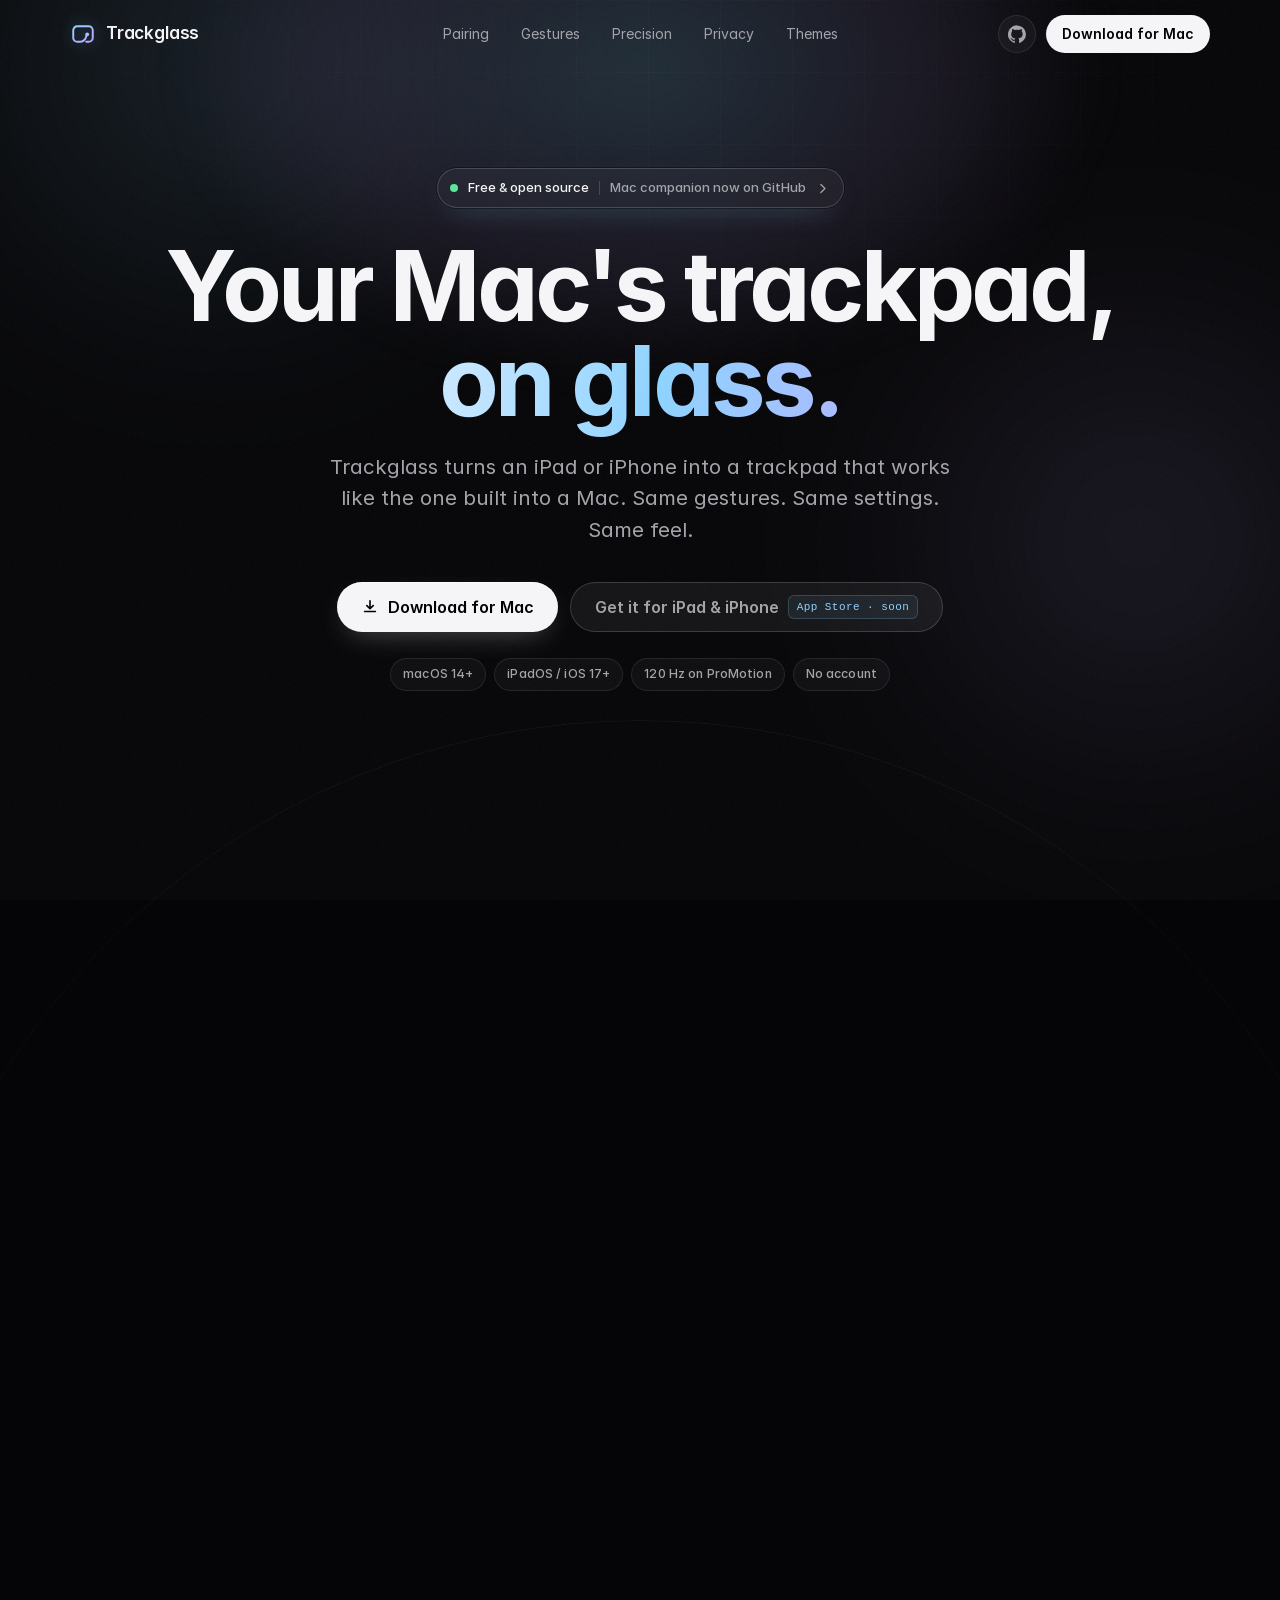
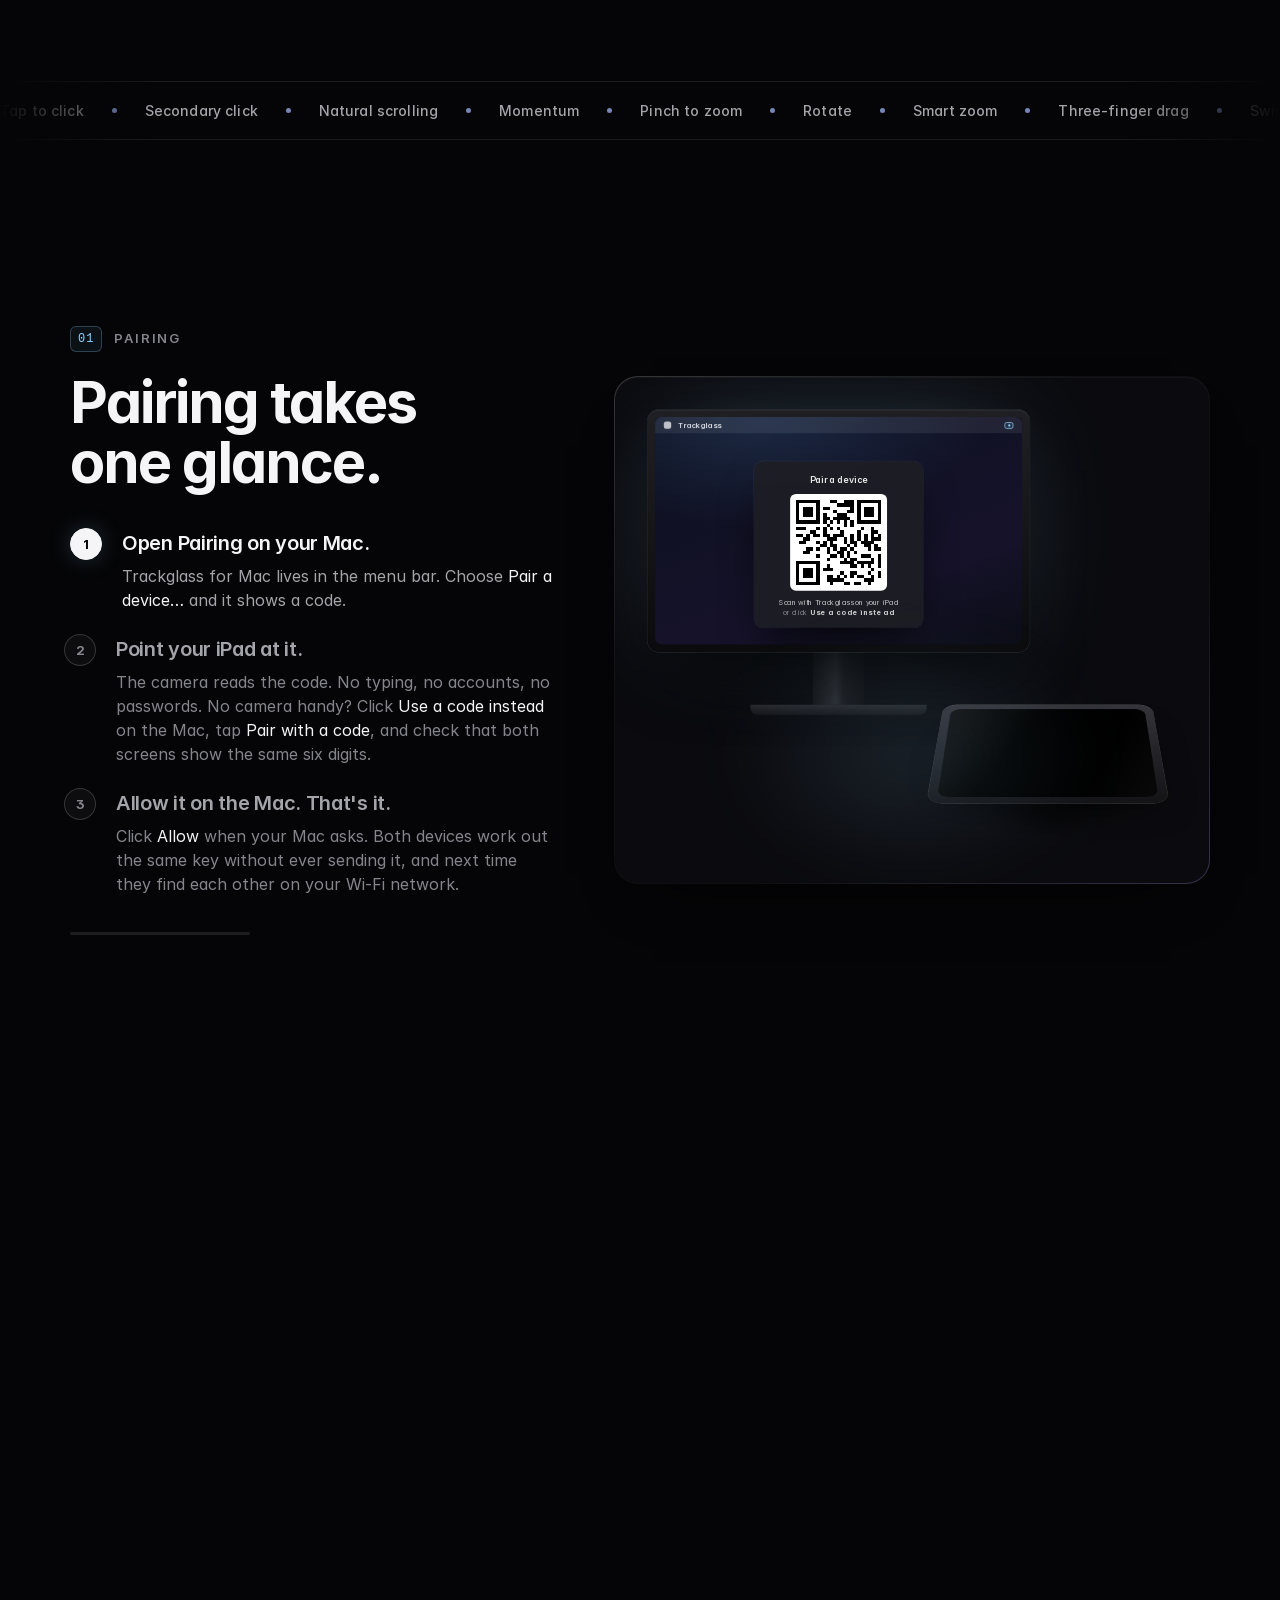
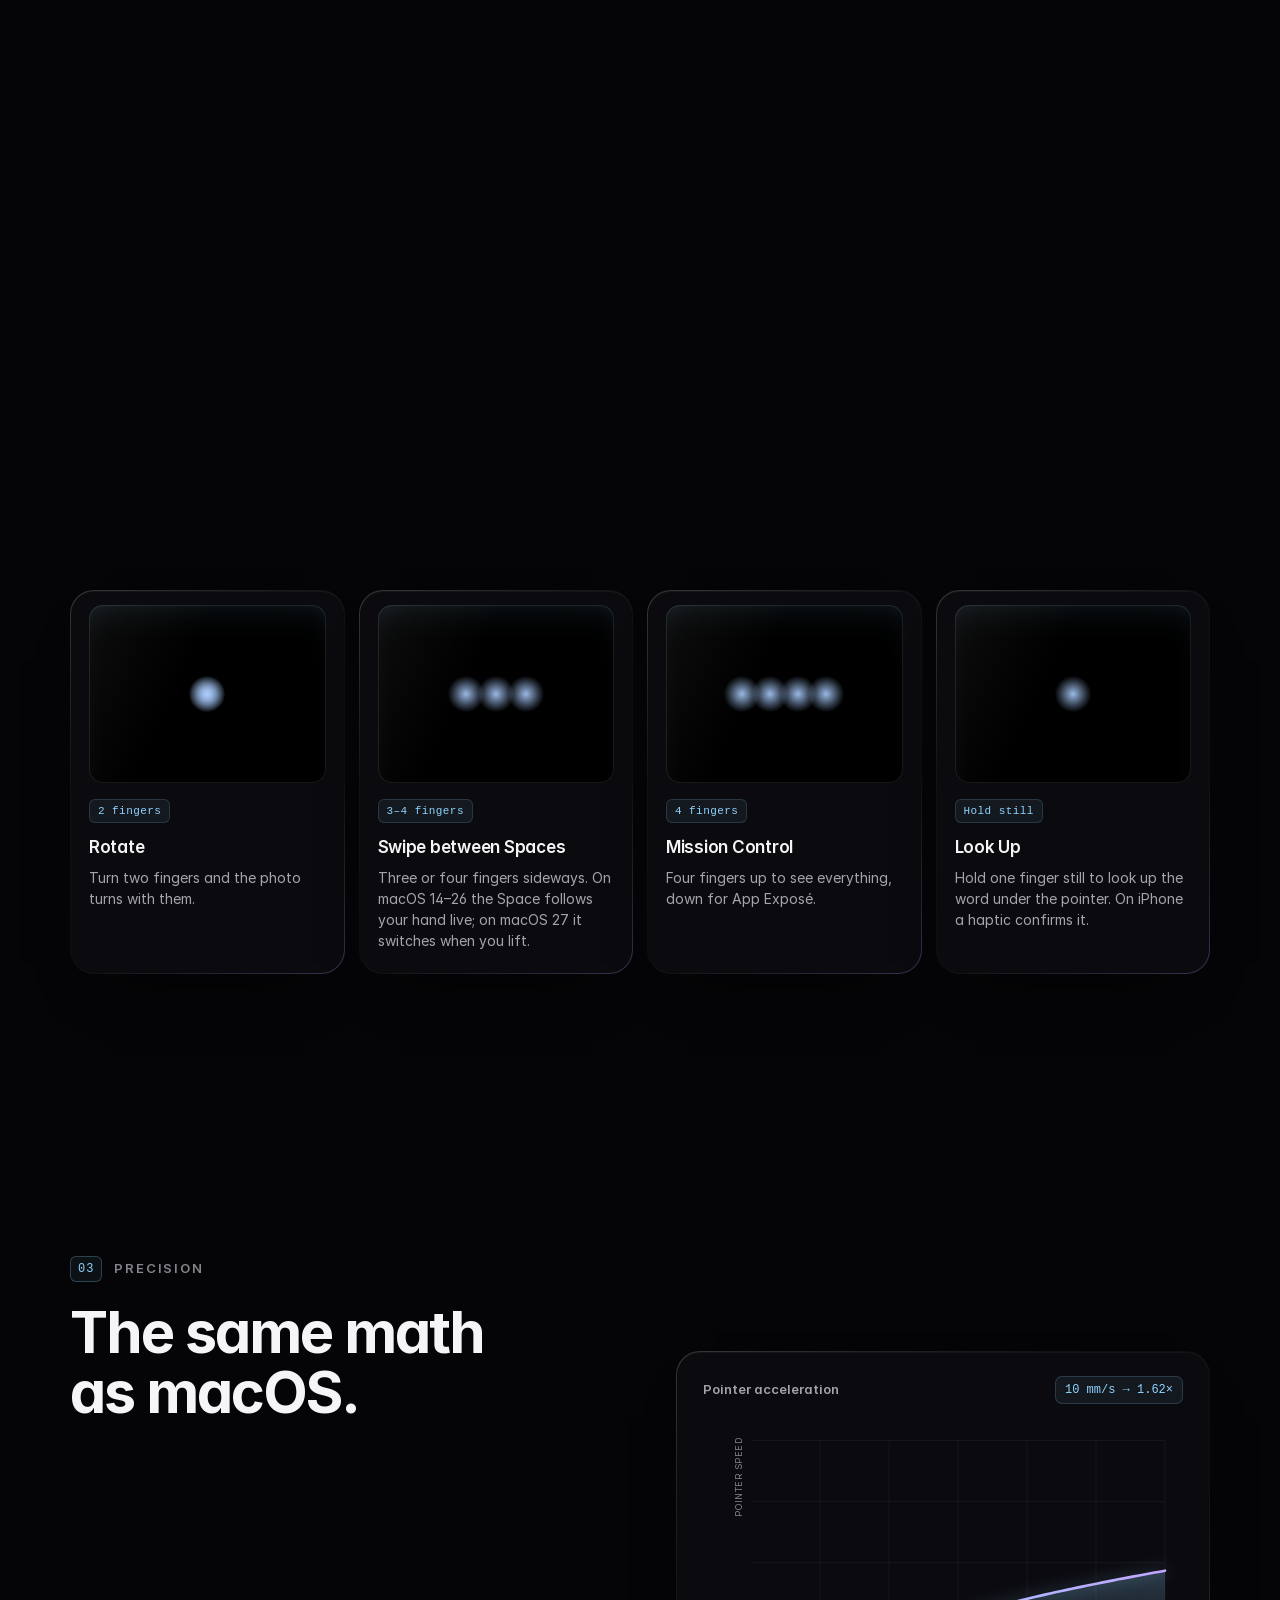
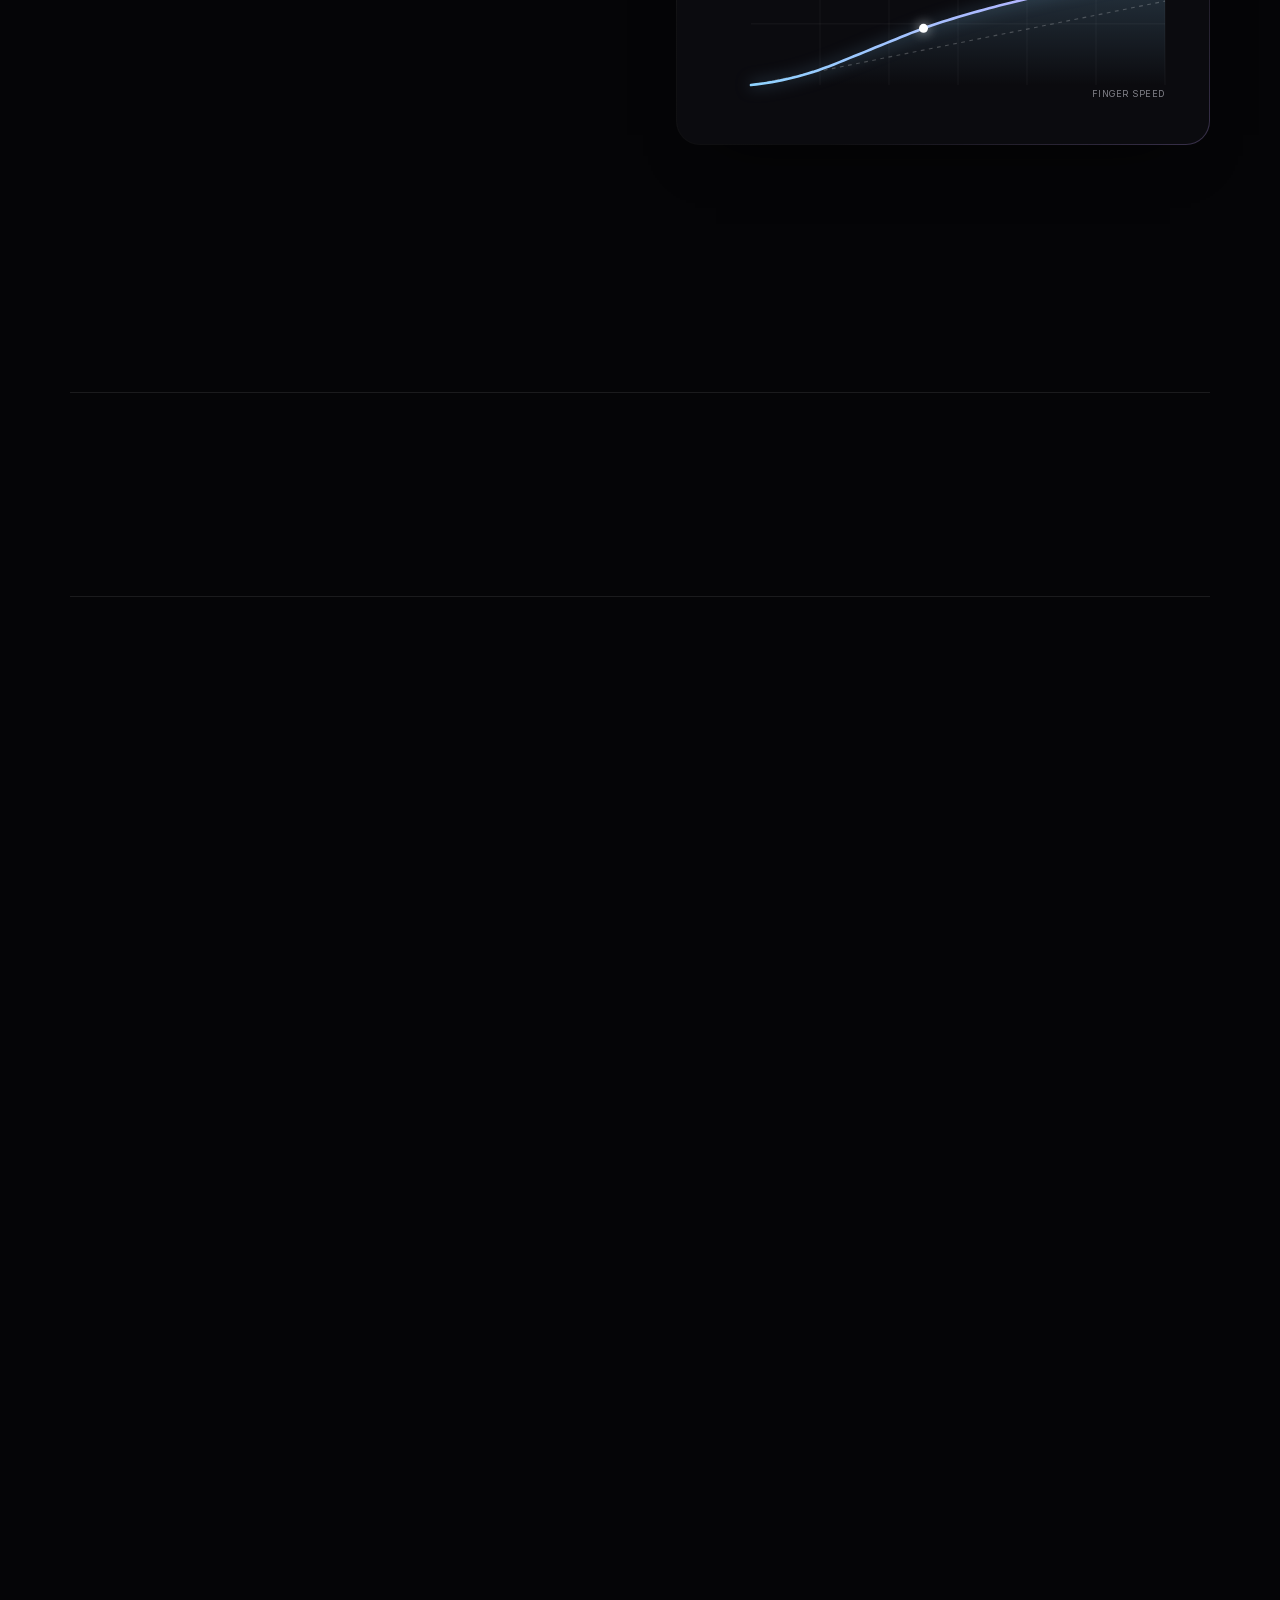
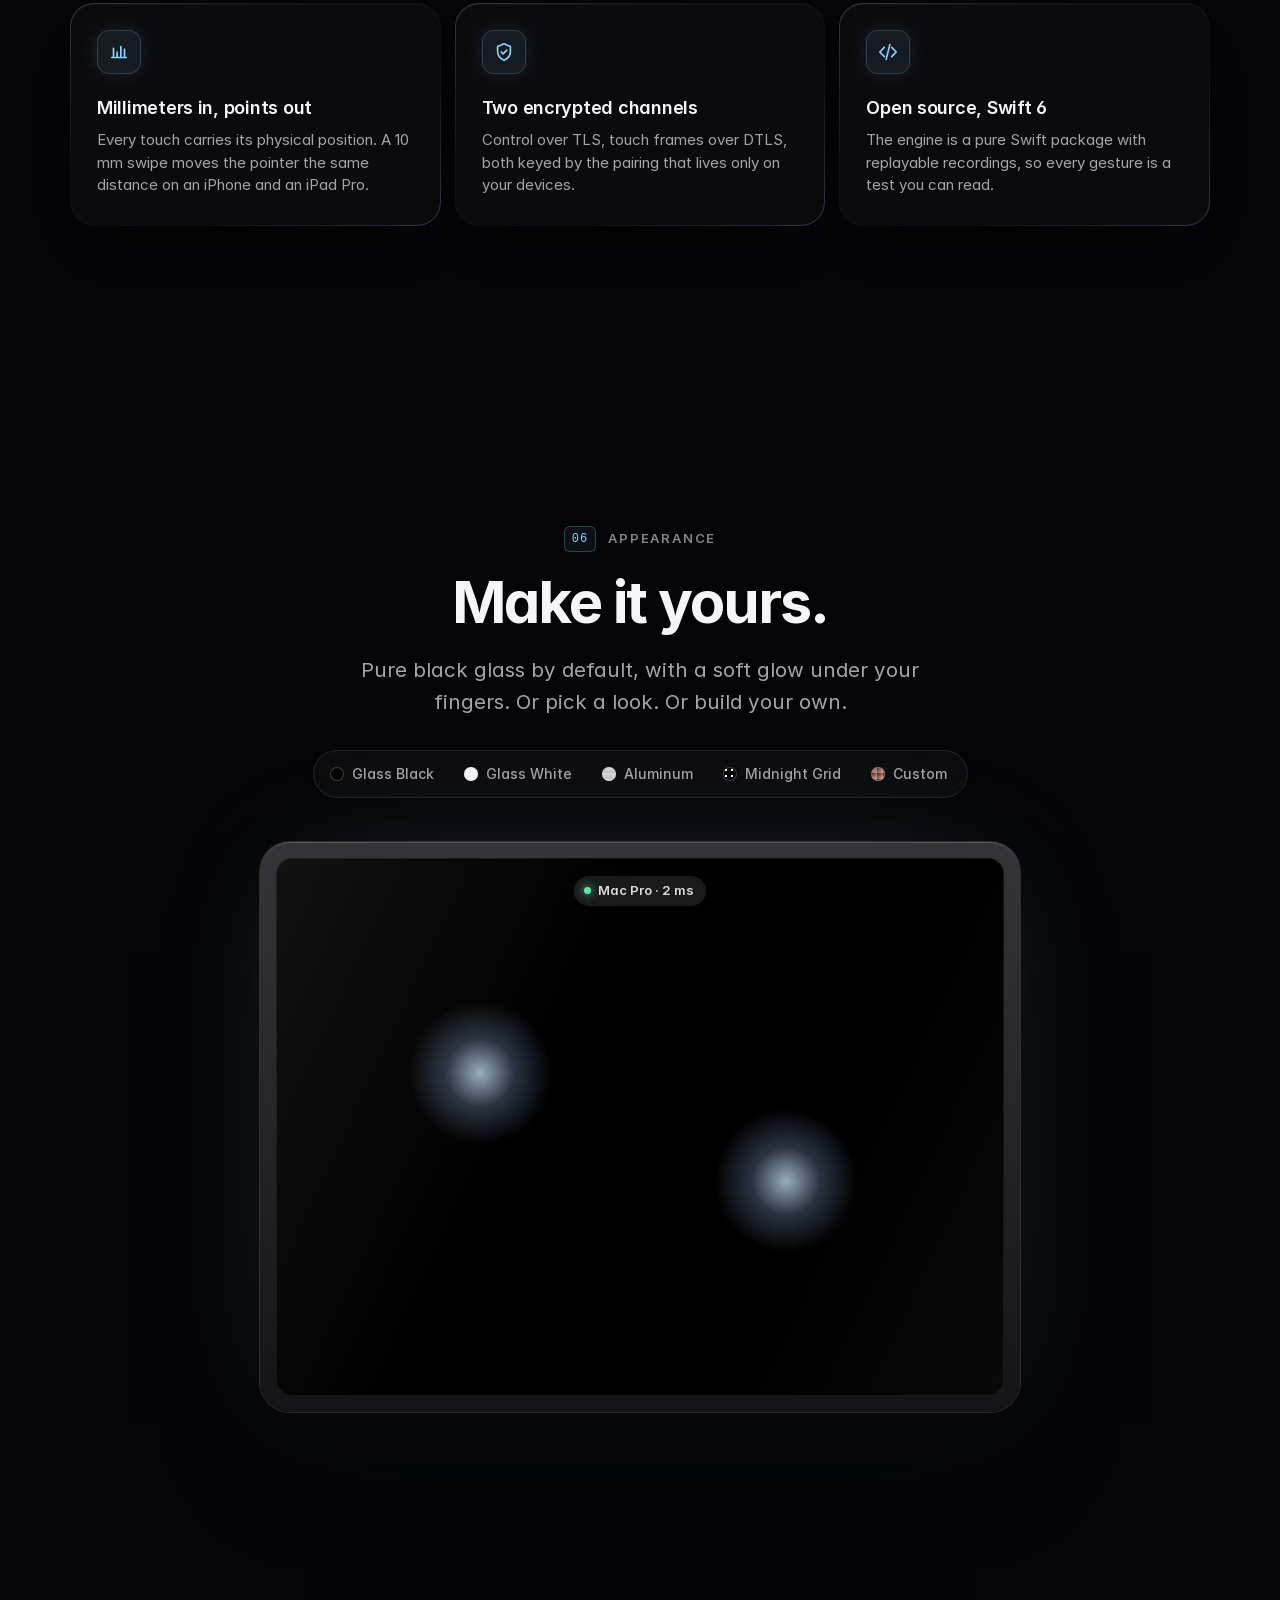
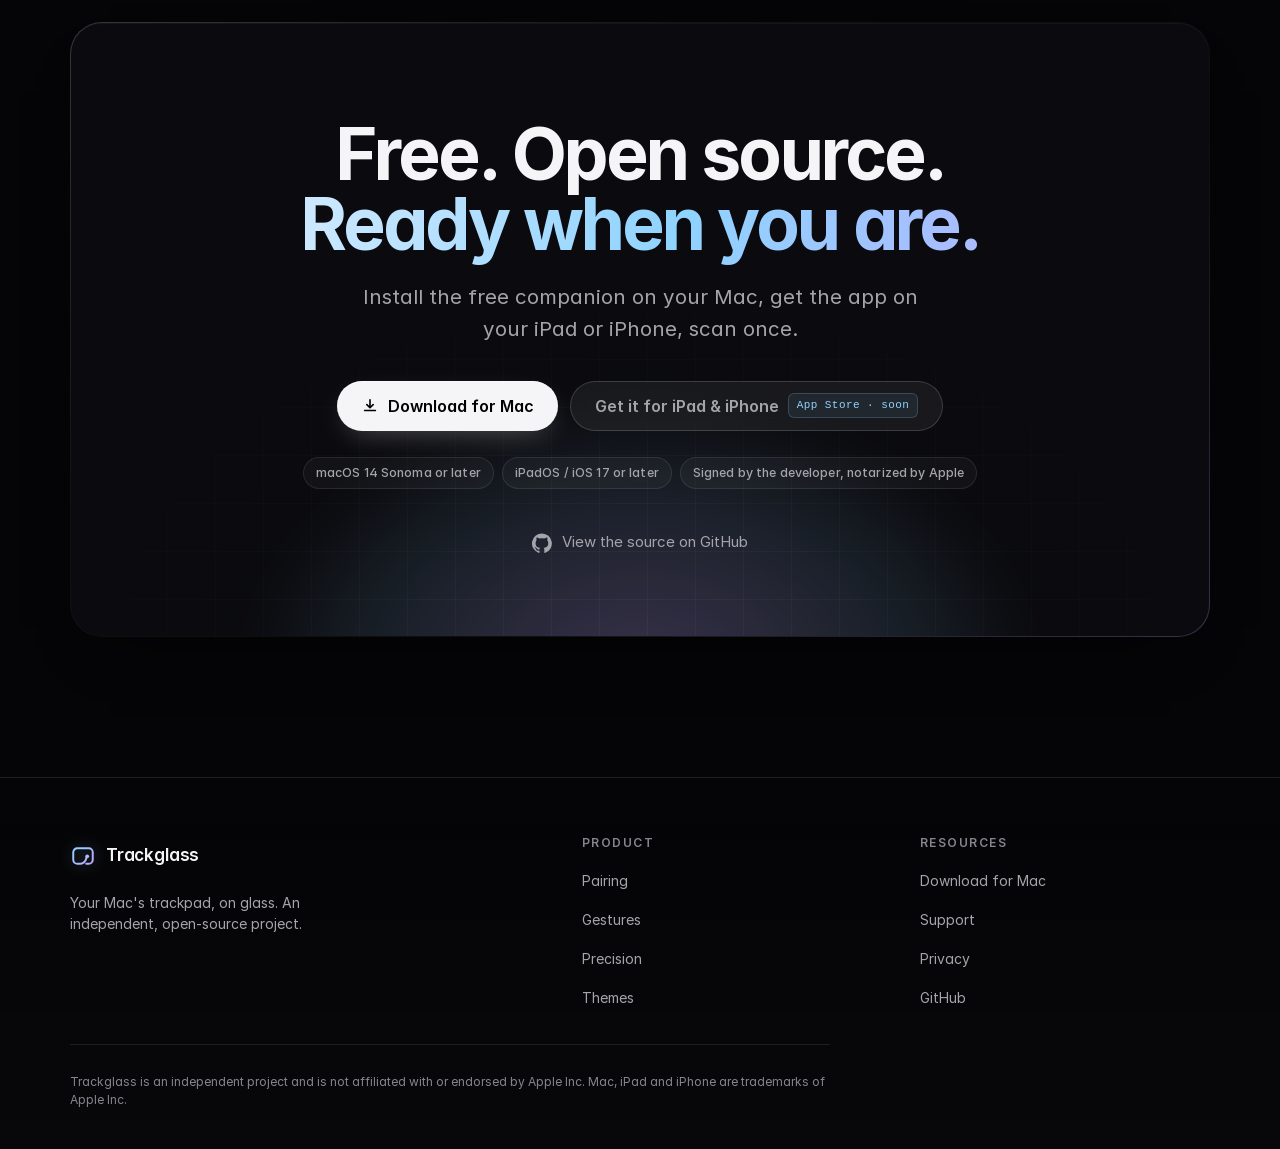
<file: website/index.html>
<!doctype html>
<html lang="en" data-repo="simo-hue/TrackGlass">
<head>
  <meta charset="utf-8">
  <meta name="viewport" content="width=device-width, initial-scale=1, viewport-fit=cover">
  <title>Trackglass — Your Mac's trackpad, on glass</title>
  <meta name="description" content="Trackglass turns an iPad or iPhone into a trackpad that works like the one built into a Mac. Same gestures, same settings, same feel. Free and open source.">
  <link rel="canonical" href="https://simo-hue.github.io/TrackGlass/">
  <meta name="theme-color" content="#050507">
  <meta property="og:type" content="website">
  <meta property="og:title" content="Trackglass — Your Mac's trackpad, on glass">
  <meta property="og:description" content="Turn an iPad or iPhone into a trackpad that works like your Mac's. Free, private, open source.">
  <meta property="og:url" content="https://simo-hue.github.io/TrackGlass/">
  <meta property="og:image" content="https://simo-hue.github.io/TrackGlass/assets/og.png">
  <meta name="twitter:card" content="summary_large_image">
  <meta name="color-scheme" content="dark">
  <link rel="icon" href="assets/favicon.svg" type="image/svg+xml">
  <link rel="apple-touch-icon" href="assets/apple-touch-icon.png">
  <link rel="preload" href="assets/fonts/Inter-Regular.woff2" as="font" type="font/woff2" crossorigin>
  <link rel="preload" href="assets/fonts/Inter-Bold.woff2" as="font" type="font/woff2" crossorigin>
  <link rel="stylesheet" href="styles.css">
  <!-- Without JavaScript nothing would ever add `.in`: show every revealed block as it is. -->
  <noscript><style>.reveal { opacity: 1 !important; transform: none !important; filter: none !important; }</style></noscript>
</head>
<body>

<a class="skip" href="#main">Skip to content</a>

<!-- Atmosphere: aurora, grid and grain behind everything -->
<div class="bg" aria-hidden="true">
  <div class="bg__aurora bg__aurora--a"></div>
  <div class="bg__aurora bg__aurora--b"></div>
  <div class="bg__grid"></div>
  <div class="bg__grain"></div>
</div>

<header class="nav" id="nav">
  <div class="nav__progress" id="navProgress" aria-hidden="true"></div>
  <div class="nav__inner">
    <a class="brand" href="#top" aria-label="Trackglass home">
      <svg class="brand__mark" viewBox="0 0 32 32" aria-hidden="true">
        <defs><linearGradient id="tgm" x1="0" y1="0" x2="1" y2="1"><stop offset="0" stop-color="#8fd3ff"/><stop offset="1" stop-color="#c3a6ff"/></linearGradient></defs>
        <path d="M20 25.5h3a5 5 0 0 0 5-5v-9a5 5 0 0 0-5-5H9a5 5 0 0 0-5 5v9a5 5 0 0 0 5 5h4c3.6 0 6.3-3.4 7.4-7.6" fill="none" stroke="url(#tgm)" stroke-width="2.4" stroke-linecap="round"/>
        <circle cx="21.2" cy="16.4" r="2.3" fill="url(#tgm)"/>
      </svg>
      <span>Trackglass</span>
    </a>
    <nav class="nav__links" aria-label="Sections">
      <a href="#pair" data-nav="pair">Pairing</a>
      <a href="#gestures" data-nav="gestures">Gestures</a>
      <a href="#precision" data-nav="precision">Precision</a>
      <a href="#privacy" data-nav="privacy">Privacy</a>
      <a href="#themes" data-nav="themes">Themes</a>
      <i class="nav__ind" id="navInd" aria-hidden="true"></i>
    </nav>
    <div class="nav__actions">
      <button class="nav__burger" id="navBurger" aria-label="Menu" aria-expanded="false" aria-controls="navSheet"><i></i></button>
      <a class="nav__gh" href="https://github.com/simo-hue/TrackGlass" aria-label="Source on GitHub">
        <svg viewBox="0 0 24 24" aria-hidden="true"><path fill="currentColor" d="M12 .5a12 12 0 0 0-3.8 23.4c.6.1.8-.3.8-.6v-2.2c-3.3.7-4-1.4-4-1.4-.6-1.4-1.4-1.8-1.4-1.8-1.1-.7.1-.7.1-.7 1.2.1 1.8 1.2 1.8 1.2 1.1 1.9 2.8 1.3 3.5 1 .1-.8.4-1.3.8-1.6-2.7-.3-5.5-1.3-5.5-5.9 0-1.3.5-2.4 1.2-3.2-.1-.3-.5-1.5.1-3.2 0 0 1-.3 3.3 1.2a11.5 11.5 0 0 1 6 0c2.3-1.5 3.3-1.2 3.3-1.2.6 1.7.2 2.9.1 3.2.8.8 1.2 1.9 1.2 3.2 0 4.6-2.8 5.6-5.5 5.9.4.4.8 1.1.8 2.2v3.3c0 .3.2.7.8.6A12 12 0 0 0 12 .5z"/></svg>
      </a>
      <a class="btn btn--small" href="https://github.com/simo-hue/TrackGlass/releases/latest">Download for Mac</a>
    </div>
  </div>
  <nav class="nav__sheet" id="navSheet" aria-label="Menu">
    <a href="#pair">Pairing <span>01</span></a>
    <a href="#gestures">Gestures <span>02</span></a>
    <a href="#precision">Precision <span>03</span></a>
    <a href="#privacy">Privacy <span>04</span></a>
    <a href="#themes">Themes <span>06</span></a>
    <a href="support.html">Support <span>↗</span></a>
    <a class="nav__sheet-download" href="https://github.com/simo-hue/TrackGlass/releases/latest">Download for Mac <span>↓</span></a>
  </nav>
</header>

<main id="main">

<!-- ============================ HERO ============================ -->
<section class="hero" id="top">
  <div class="hero__glow" aria-hidden="true"></div>
  <div class="hero__ring" aria-hidden="true"></div>
  <div class="container hero__copy">
    <a class="badge reveal" href="https://github.com/simo-hue/TrackGlass/releases/latest">
      <i class="badge__dot"></i>
      <span>Free &amp; open source</span>
      <span class="badge__sep"></span>
      <span class="badge__muted">Mac companion now on GitHub</span>
      <svg viewBox="0 0 16 16" aria-hidden="true"><path d="M6 3l5 5-5 5" fill="none" stroke="currentColor" stroke-width="1.6" stroke-linecap="round" stroke-linejoin="round"/></svg>
    </a>
    <h1 class="display reveal" style="--d:.08s">
      <span class="line">Your Mac's trackpad,</span>
      <span class="line line--accent">on glass.</span>
    </h1>
    <p class="lede reveal" style="--d:.18s">
      Trackglass turns an iPad or iPhone into a trackpad that works like the one built into a Mac.
      Same gestures. Same settings. Same feel.
    </p>
    <div class="cta reveal" style="--d:.26s">
      <a class="btn btn--primary" href="https://github.com/simo-hue/TrackGlass/releases/latest">
        <svg viewBox="0 0 20 20" aria-hidden="true"><path d="M10 3v9m0 0 3.5-3.5M10 12 6.5 8.5M4 15h12" fill="none" stroke="currentColor" stroke-width="1.8" stroke-linecap="round" stroke-linejoin="round"/></svg>
        Download for Mac
      </a>
      <a class="btn btn--ghost" href="support.html#get-the-app" data-appstore="APPSTORE_URL">
        Get it for iPad &amp; iPhone
        <svg viewBox="0 0 16 16" aria-hidden="true"><path d="M6 3l5 5-5 5" fill="none" stroke="currentColor" stroke-width="1.6" stroke-linecap="round" stroke-linejoin="round"/></svg>
      </a>
    </div>
    <ul class="chips reveal" style="--d:.34s" aria-label="Requirements">
      <li>macOS 14+</li>
      <li>iPadOS / iOS 17+</li>
      <li>120 Hz on ProMotion</li>
      <li>No account</li>
    </ul>
  </div>

  <!-- Live scene -->
  <div class="scene-wrap reveal" style="--d:.4s">
    <div class="scene-frame" aria-hidden="true">
      <div class="stage-wrap" data-stage="1100x770" data-crop="150,800">
        <div class="stage hero-stage" id="heroStage">

          <!-- Desktop Mac: display on a stand -->
          <div class="monitor" id="heroDisplay">
            <div class="monitor__screen">
              <div class="desk" id="desk">
                <!-- Space A: Safari → github.com/simo-hue -->
                <div class="space space--a">
                  <div class="menubar"><span class="menubar__dot"></span><span class="menubar__t">Safari</span><span class="menubar__r"><i class="tg-icon"></i></span></div>
                  <div class="win win--browser" id="winGithub">
                    <div class="win__bar"><span></span><span></span><span></span><b class="url"><i></i>github.com/simo-hue</b></div>
                    <div class="win__body ghp" id="pageScroll">
                      <div class="gh__page" id="page">
                        <div class="gh__top"><svg viewBox="0 0 16 16" aria-hidden="true"><path fill="currentColor" d="M8 0C3.58 0 0 3.58 0 8c0 3.54 2.29 6.53 5.47 7.59.4.07.55-.17.55-.38 0-.19-.01-.82-.01-1.49-2.01.37-2.53-.49-2.69-.94-.09-.23-.48-.94-.82-1.13-.28-.15-.68-.52-.01-.53.63-.01 1.08.58 1.23.82.72 1.21 1.87.87 2.33.66.07-.52.28-.87.51-1.07-1.78-.2-3.64-.89-3.64-3.95 0-.87.31-1.59.82-2.15-.08-.2-.36-1.02.08-2.12 0 0 .67-.21 2.2.82.64-.18 1.32-.27 2-.27.68 0 1.36.09 2 .27 1.53-1.04 2.2-.82 2.2-.82.44 1.1.16 1.92.08 2.12.51.56.82 1.27.82 2.15 0 3.07-1.87 3.75-3.65 3.95.29.25.54.73.54 1.48 0 1.07-.01 1.93-.01 2.2 0 .21.15.46.55.38A8.01 8.01 0 0 0 16 8c0-4.42-3.58-8-8-8z"/></svg><span>Platform</span><span>Solutions</span><span>Resources</span><span>Open Source</span><span>Enterprise</span><span>Pricing</span><em>Sign in</em></div>
                        <div class="gh__tabs"><span class="is-on">Overview</span><span>Repositories <b>64</b></span><span>Projects</span><span>Packages</span><span>Stars <b>17</b></span></div>
                        <div class="gh__cols">
                          <div class="gh__side">
                            <img class="gh__avatar" src="[data-uri]" alt="" width="176" height="176">
                            <div class="gh__name">Mattioli Simone</div>
                            <div class="gh__login">simo-hue</div>
                            <button class="gh__follow win__btn" id="demoBtn" tabindex="-1">Follow</button>
                            <p class="gh__bio">CS UniVR grad. Enrolled in AUSIR path of EIT Digital Master School. Scaling Mountain Fauna Lover while shipping App Store apps like EVOLVE.</p>
                            <div class="gh__meta"><span><b>22</b> followers · <b>14</b> following</span><span>Trentino Alto Adige, Italy</span><span>simo-hue.github.io</span></div>
                          </div>
                          <div class="gh__main">
                            <div class="gh__readme">
                              <div class="gh__readme-path">simo-hue / README<span>.md</span></div>
                              <div class="gh__readme-title">Hi, I'm Mattioli Simone</div>
                              <div class="gh__readme-sub">28DGTL at ELTE &amp; KTH University</div>
                              <div class="gh__readme-text">Passionate about the intersection of <b>technology</b>, <b>creativity</b>, and <b>real-world impact</b>.</div>
                              <span class="gh__chip">Visit my website</span>
                            </div>
                            <div class="gh__h">Popular repositories</div>
                            <div class="gh__repos">
                              <div class="gh__repo"><b>simo-hue.github.io</b><s>Public</s><p>Personal website, portfolio and blog.</p><u><i style="--c:#f1e05a"></i>JavaScript</u></div>
                              <div class="gh__repo"><b>TrackGlass</b><s>Public</s><p>Your Mac's trackpad, on glass. iPhone/iPad app + Mac companion.</p><u><i style="--c:#f05138"></i>Swift</u></div>
                              <div class="gh__repo"><b>YouTube-Translator</b><s>Public</s><p>Automatic translation into every YouTube-supported language via Google APIs.</p><u><i style="--c:#3572a5"></i>Python</u></div>
                              <div class="gh__repo"><b>Corso-Programmazione-Sicurezza-delle-Reti</b><s>Public</s><p>Materials for the network security programming course at UniVR.</p><u><i style="--c:#555"></i>C <em>★ 3</em></u></div>
                              <div class="gh__repo"><b>Laboratorio-Basi-di-Dati</b><s>Public</s><p>Exercises and notes for the databases lab course.</p><u><i style="--c:#3572a5"></i>Python</u></div>
                              <div class="gh__repo"><b>LLM-Tourism-Mobility-Predictor-HPC-A100</b><s>Public</s><p>Tourist mobility prediction with LLMs on HPC infrastructure.</p><u><i style="--c:#da5b0b"></i>Jupyter Notebook <em>★ 1</em></u></div>
                            </div>
                            <div class="gh__h">3,074 contributions in the last year</div>
                            <div class="gh__contrib" id="contrib"></div>
                          </div>
                        </div>
                      </div>
                    </div>
                  </div>
                </div>
                <!-- Space B: Safari → simo-hue.github.io (rebuilt from the site's own design system and assets) -->
                <div class="space space--b">
                  <div class="menubar"><span class="menubar__dot"></span><span class="menubar__t">Safari</span><span class="menubar__r"><i class="tg-icon"></i></span></div>
                  <div class="win win--browser">
                    <div class="win__bar"><span></span><span></span><span></span><b class="url"><i></i>simo-hue.github.io</b></div>
                    <div class="win__body sm">
                      <div class="sm__header">
                        <span class="sm__wordmark"><b>/</b>&nbsp;Simone&nbsp;Mattioli</span>
                        <nav class="sm__nav"><span class="is-active">Home</span><span>About</span><span>Projects</span><span>Passions</span><span>Blog ⌄</span><span>Globe</span><span>Connect</span></nav>
                        <span class="sm__search">⌕ Search… <b>⌘K</b></span>
                        <span class="sm__icon">◐</span>
                        <span class="sm__cv"><span>↓ Résumé</span><i></i><span>↓ Failure CV</span></span>
                      </div>
                      <div class="sm__hero">
                        <div class="sm__grid"></div>
                        <div class="sm__intro">
                          <div class="sm__eyebrow">Technology &amp; humanity</div>
                          <div class="sm__title">Simone<br>Mattioli<b>.</b></div>
                          <div class="sm__lead">Computer scientist, builder, and curious human. Exploring AI and high-performance computing — and life beyond the screen.</div>
                          <div class="sm__cta"><span class="sm__btn sm__btn--primary">Explore my work ↓</span><span class="sm__btn">Read my stories ↓</span></div>
                          <div class="sm__note">From the mountains of Trentino to wherever curiosity leads.</div>
                        </div>
                        <figure class="sm__portrait">
                          <img src="assets/demo/portrait.jpg" alt="" width="320" height="400" loading="lazy" decoding="async">
                          <figcaption><span>Code. Explore. Connect.</span><b>A little about me ↗</b></figcaption>
                        </figure>
                      </div>
                      <div class="sm__section">
                        <div class="sm__row">
                          <div><div class="sm__eyebrow">01 / Selected work</div><div class="sm__h2">Ideas put into practice.</div><div class="sm__sub">Apps for everyday life, tools for the community, and stories from the wild.</div></div>
                          <span class="sm__link">More projects ↗</span>
                        </div>
                        <div class="sm__cards">
                          <div class="sm__card"><div class="sm__media sm__media--logo"><img src="assets/demo/wealth-compass.png" alt="" width="128" height="128" loading="lazy"></div><div class="sm__body"><s>Personal finance</s><b>Wealth Compass Tracker</b><p>Track what you own, owe, earn, and spend in one personal finance app.</p><u>Explore the app ↗</u></div></div>
                          <div class="sm__card"><div class="sm__media sm__media--logo"><img src="assets/demo/evolve.png" alt="" width="128" height="128" loading="lazy"></div><div class="sm__body"><s>Habits &amp; goals</s><b>Evolve</b><p>The app evolution of Mattioli.OS — habits, goals, and a clearer view of your progress.</p><u>Explore the app ↗</u></div></div>
                          <div class="sm__card"><div class="sm__media"><img src="assets/demo/mountain-fauna-lover.jpg" alt="" width="480" height="270" loading="lazy"></div><div class="sm__body"><s>Wildlife &amp; film</s><b>Mountain Fauna Lover</b><p>Alpine wildlife, digiscoping, and nature films from the mountains of Trentino.</p><u>Explore the project ↗</u></div></div>
                          <div class="sm__card"><div class="sm__media"><img src="assets/demo/campflow.jpg" alt="" width="480" height="274" loading="lazy"></div><div class="sm__body"><s>Campsite management</s><b>CampFlow</b><p>A campsite management system built for a friend and shared with the community.</p><u>Explore the project ↗</u></div></div>
                        </div>
                      </div>
                    </div>
                  </div>
                </div>
                <svg class="pointer" id="pointer" viewBox="0 0 24 24" aria-hidden="true">
                  <path d="M5 3l14 9.5-6.2 1.1 3.6 6.4-2.6 1.4-3.6-6.4L5 19.5z" fill="#fff" stroke="#000" stroke-width="1.4" stroke-linejoin="round"/>
                </svg>
              </div>
            </div>
            <div class="monitor__neck"></div>
            <div class="monitor__foot"></div>
          </div>

          <!-- iPad lying on the desk -->
          <div class="ipad-perspective">
            <div class="ipad" id="heroIpad">
              <div class="ipad__glass" id="heroGlass" data-theme="glass-black">
                <div class="halo" id="halo0"></div>
                <div class="halo" id="halo1"></div>
                <div class="halo" id="halo2"></div>
                <div class="halo" id="halo3"></div>
                <div class="ripple" id="ripple"></div>
                <div class="pill" id="heroPill"><i></i>Mac Pro · 2 ms</div>
              </div>
            </div>
            <div class="ipad-shadow"></div>
          </div>

          <div class="hint" id="heroHint">
            <span class="hint__k">Try it</span> move your cursor over the iPad
          </div>
        </div>
      </div>

      <!-- Floating glass readouts -->
      <div class="float float--a" aria-hidden="true"><b>120<small>Hz</small></b><span>touch sampling</span></div>
      <div class="float float--c" aria-hidden="true"><i class="float__lock"></i><span>TLS · DTLS encrypted</span></div>
    </div>
    <div class="caption" id="heroCaption">
      <span class="caption__label" id="captionLabel" aria-hidden="true">Point</span>
      <span class="caption__steps" id="captionSteps" aria-hidden="true"></span>
      <button class="motion-toggle" id="motionToggle" type="button" aria-pressed="false">
        <svg viewBox="0 0 16 16" aria-hidden="true"><path class="motion-toggle__pause" d="M5 3v10M11 3v10" fill="none" stroke="currentColor" stroke-width="2" stroke-linecap="round"/><path class="motion-toggle__play" d="M5 3l8 5-8 5z" fill="currentColor"/></svg>
        <span class="motion-toggle__label">Pause animations</span>
      </button>
    </div>
  </div>
</section>

<!-- ============================ TICKER ============================ -->
<div class="ticker" aria-hidden="true">
  <div class="ticker__track" id="ticker">
    <span>Tap to click</span><i></i><span>Secondary click</span><i></i><span>Natural scrolling</span><i></i><span>Momentum</span><i></i>
    <span>Pinch to zoom</span><i></i><span>Rotate</span><i></i><span>Smart zoom</span><i></i><span>Three-finger drag</span><i></i>
    <span>Swipe between Spaces</span><i></i><span>Mission Control</span><i></i><span>App Exposé</span><i></i><span>Force click</span><i></i>
    <span>Tracking speed</span><i></i><span>Drag lock</span><i></i><span>Notification Center</span><i></i><span>Look Up</span><i></i>
  </div>
</div>

<!-- ============================ PAIRING ============================ -->
<section class="pair" id="pair">
  <div class="pair__sticky">
    <div class="container pair__grid">
      <div class="pair__text">
        <p class="eyebrow"><b>01</b> Pairing</p>
        <h2 class="headline">Pairing takes one glance.</h2>
        <ol class="steps" id="pairSteps">
          <li class="step is-active" data-step="0">
            <span class="step__n">1</span>
            <div><h3>Open Pairing on your Mac.</h3><p>Trackglass for Mac lives in the menu bar. Choose <em>Pair a device…</em> and it shows a code.</p></div>
          </li>
          <li class="step" data-step="1">
            <span class="step__n">2</span>
            <div><h3>Point your iPad at it.</h3><p>The camera reads the code. No typing, no accounts, no passwords. No camera handy? Click <em>Use a code instead</em> on the Mac, tap <em>Pair with a code</em>, and check that both screens show the same six digits.</p></div>
          </li>
          <li class="step" data-step="2">
            <span class="step__n">3</span>
            <div><h3>Allow it on the Mac. That's it.</h3><p>Click <em>Allow</em> when your Mac asks. Both devices work out the same key without ever sending it, and next time they find each other on your Wi‑Fi network.</p></div>
          </li>
        </ol>
        <div class="pair__progress" aria-hidden="true"><i id="pairBar"></i></div>
      </div>

      <div class="pair__scene" aria-hidden="true">
        <div class="panel panel--scene">
          <div class="stage-wrap" data-stage="760x640">
            <div class="stage pair-stage" id="pairStage">
              <div class="beam" id="beam"></div>
              <div class="monitor monitor--pair" id="pairDisplay">
                <div class="monitor__screen">
                  <div class="desk desk--plain">
                    <div class="menubar"><span class="menubar__dot"></span><span class="menubar__t">Trackglass</span><span class="menubar__r"><i class="tg-icon tg-icon--on"></i></span></div>
                    <div class="pairwin" id="pairWin">
                      <div class="pairwin__title">Pair a device</div>
                      <div class="qr" id="qr"></div>
                      <div class="pairwin__sub">Scan with Trackglass on your iPad<br><span>or click <b>Use a code instead</b></span></div>
                      <div class="pairwin__done" id="pairDone">
                        <svg viewBox="0 0 24 24" aria-hidden="true"><path d="M5 12.5l4.5 4.5L19 7.5" fill="none" stroke="currentColor" stroke-width="2.4" stroke-linecap="round" stroke-linejoin="round"/></svg>
                        Paired with iPad Pro
                      </div>
                    </div>
                    <svg class="pointer" viewBox="0 0 24 24" aria-hidden="true"><path d="M5 3l14 9.5-6.2 1.1 3.6 6.4-2.6 1.4-3.6-6.4L5 19.5z" fill="#fff" stroke="#000" stroke-width="1.4" stroke-linejoin="round"/></svg>
                  </div>
                </div>
                <div class="monitor__neck"></div>
                <div class="monitor__foot"></div>
              </div>

              <div class="ipad-perspective ipad-perspective--pair">
                <div class="ipad ipad--pair" id="pairIpad">
                  <div class="ipad__glass ipad__glass--camera" id="pairGlass">
                    <div class="cam" id="cam">
                      <div class="cam__qr" id="camQr"></div>
                      <div class="cam__frame"><i></i><i></i><i></i><i></i></div>
                      <div class="cam__scan"></div>
                    </div>
                    <div class="halo halo--static"></div>
                    <div class="pill pill--pair" id="pairPill"><i></i>Mac Pro · 2 ms</div>
                  </div>
                </div>
                <div class="ipad-shadow"></div>
              </div>
            </div>
          </div>
        </div>
      </div>
    </div>
  </div>
</section>

<!-- ============================ GESTURES ============================ -->
<section class="section" id="gestures">
  <div class="container">
    <div class="sec-head">
      <p class="eyebrow reveal"><b>02</b> Gestures</p>
      <h2 class="headline reveal" style="--d:.06s">Every gesture.<br>Exactly as you set it.</h2>
      <p class="lede lede--narrow reveal" style="--d:.12s">
        Trackglass reads your Mac's own Trackpad settings and obeys them, live. Tap to click, secondary click,
        natural scrolling, tracking speed, three- or four-finger gestures: change them on the Mac, and the glass follows.
      </p>
    </div>
    <ul class="cards" id="gestureCards">
      <li class="card reveal" data-spot><div class="pad g-tap"><i></i></div><span class="card__tag">1 finger</span><h3>Tap to click</h3><p>One finger. On iPhone, a haptic tick tells you it landed.</p></li>
      <li class="card reveal" data-spot style="--d:.05s"><div class="pad g-tap2"><i></i><i></i></div><span class="card__tag">2 fingers</span><h3>Secondary click</h3><p>Two-finger tap, or a corner, whichever your Mac is set to.</p></li>
      <li class="card reveal" data-spot style="--d:.1s"><div class="pad g-scroll"><i></i><i></i></div><span class="card__tag">2 fingers</span><h3>Scroll with momentum</h3><p>Flick and it coasts. Touch and it stops. Natural or not, your call.</p></li>
      <li class="card reveal" data-spot style="--d:.15s"><div class="pad g-pinch"><i></i><i></i></div><span class="card__tag">2 fingers</span><h3>Pinch to zoom</h3><p>Smooth, continuous magnification in Safari, Preview, Maps and more.</p></li>
      <li class="card reveal" data-spot style="--d:.2s"><div class="pad g-rotate"><i></i><i></i></div><span class="card__tag">2 fingers</span><h3>Rotate</h3><p>Turn two fingers and the photo turns with them.</p></li>
      <li class="card reveal" data-spot style="--d:.25s"><div class="pad g-swipe"><i></i><i></i><i></i></div><span class="card__tag">3–4 fingers</span><h3>Swipe between Spaces</h3><p>Three or four fingers sideways. On macOS 14–26 the Space follows your hand live; on macOS 27 it switches when you lift.</p></li>
      <li class="card reveal" data-spot style="--d:.3s"><div class="pad g-mission"><i></i><i></i><i></i><i></i></div><span class="card__tag">4 fingers</span><h3>Mission Control</h3><p>Four fingers up to see everything, down for App Exposé.</p></li>
      <li class="card reveal" data-spot style="--d:.35s"><div class="pad g-force"><i></i></div><span class="card__tag">Hold still</span><h3>Look Up</h3><p>Hold one finger still to look up the word under the pointer. On iPhone a haptic confirms it.</p></li>
    </ul>
  </div>
</section>

<!-- ============================ PRECISION ============================ -->
<section class="section section--split" id="precision">
  <div class="container split">
    <div class="split__text">
      <p class="eyebrow reveal"><b>03</b> Precision</p>
      <h2 class="headline reveal" style="--d:.06s">The same math as macOS.</h2>
      <p class="lede reveal" style="--d:.12s">
        Pointer acceleration isn't approximated. Trackglass reproduces the parametric acceleration algorithm macOS
        applies to its own trackpads, in millimeters, at up to 120 frames a second. Slow movements are precise.
        Fast ones cross the screen.
      </p>
      <div class="control reveal" style="--d:.18s">
        <label for="speed">Tracking speed</label>
        <input id="speed" type="range" min="0" max="3" step="0.125" value="1" aria-describedby="speedVal">
        <output id="speedVal" for="speed">Default</output>
      </div>
      <ul class="facts reveal" style="--d:.24s">
        <li><b>mm</b><span>Finger motion measured in millimeters, so the feel is the same on every screen size.</span></li>
        <li><b>120 fps</b><span>One pointer update per touch sample on ProMotion displays.</span></li>
      </ul>
    </div>
    <div class="split__visual panel reveal" style="--d:.12s" data-spot>
      <div class="panel__head"><span>Pointer acceleration</span><span class="panel__mono" id="curveReadout">10 mm/s → 1.00×</span></div>
      <svg class="curve" id="curve" viewBox="0 0 640 400" role="img" aria-label="Pointer acceleration curve">
        <defs>
          <linearGradient id="curveGrad" x1="0" x2="1" y1="0" y2="0">
            <stop offset="0" stop-color="#8fd3ff"/><stop offset="1" stop-color="#c3a6ff"/>
          </linearGradient>
          <linearGradient id="curveFill" x1="0" x2="0" y1="0" y2="1">
            <stop offset="0" stop-color="#8fd3ff" stop-opacity=".22"/><stop offset="1" stop-color="#8fd3ff" stop-opacity="0"/>
          </linearGradient>
        </defs>
        <g class="curve__grid" id="curveGrid"></g>
        <path id="curveFillPath" fill="url(#curveFill)"/>
        <path id="curveLinear" class="curve__linear"/>
        <path id="curvePath" class="curve__path" stroke="url(#curveGrad)"/>
        <circle id="curveDot" class="curve__dot" r="6"/>
        <text class="curve__axis" x="616" y="372" text-anchor="end">finger speed</text>
        <text class="curve__axis" x="52" y="26" transform="rotate(-90 52 26)" text-anchor="end">pointer speed</text>
      </svg>
    </div>
  </div>
</section>

<!-- ============================ SPEED ============================ -->
<section class="section section--stats" id="stats">
  <div class="container">
    <ul class="stats">
      <li class="stat reveal"><b><span data-count="120">0</span><small>Hz</small></b><span>touch sampling on ProMotion displays</span></li>
      <li class="stat reveal" style="--d:.06s"><b>TLS<small>+DTLS</small></b><span>every connection encrypted, keys only on your devices</span></li>
      <li class="stat reveal" style="--d:.12s"><b><span data-count="0">0</span><small>accounts</small></b><span>no sign-up, no cloud, no analytics</span></li>
      <li class="stat reveal" style="--d:.18s"><b>Free</b><span>and open source, for everyone</span></li>
    </ul>
  </div>
</section>

<!-- ============================ PRIVACY ============================ -->
<section class="section section--split section--privacy" id="privacy">
  <div class="container split split--reverse">
    <div class="split__text">
      <p class="eyebrow reveal"><b>04</b> Privacy</p>
      <h2 class="headline reveal" style="--d:.06s">Your touches never leave your network.</h2>
      <p class="lede reveal" style="--d:.12s">
        No account. No cloud. No analytics. Pairing uses a one-time code shown on your Mac, and every session is
        encrypted with keys only your two devices hold. Both devices just need to be on the same Wi‑Fi network.
        The only other traffic is the Mac app checking GitHub for updates once a day.
      </p>
      <ul class="checks reveal" style="--d:.18s">
        <li>Encrypted on every connection</li>
        <li>One Mac, one controller at a time</li>
        <li>Nothing to sign up for, nothing to track</li>
      </ul>
    </div>
    <div class="split__visual panel reveal" style="--d:.12s" data-spot>
      <div class="panel__head"><span>Data path</span><span class="panel__mono">local only</span></div>
      <svg class="net" viewBox="0 0 640 400" role="img" aria-label="iPad and Mac connected inside your network, with the cloud outside">
        <defs>
          <linearGradient id="linkGrad" x1="0" x2="1"><stop offset="0" stop-color="#8fd3ff"/><stop offset="1" stop-color="#c3a6ff"/></linearGradient>
        </defs>
        <rect class="net__zone" x="36" y="60" width="568" height="300" rx="28"/>
        <text class="net__zoneLabel" x="64" y="94">YOUR NETWORK</text>
        <g transform="translate(96,150)">
          <rect class="net__device" x="0" y="0" width="150" height="110" rx="14"/>
          <rect class="net__screen" x="8" y="8" width="134" height="94" rx="9"/>
          <circle class="net__halo" cx="75" cy="55" r="14"/>
          <text class="net__label" x="75" y="138" text-anchor="middle">iPad</text>
        </g>
        <path id="netLink" class="net__link" d="M246 205 C 300 205, 340 205, 394 205"/>
        <path id="netLinkFlow" class="net__flow" d="M246 205 C 300 205, 340 205, 394 205"/>
        <g class="net__lock" transform="translate(320,205)">
          <circle r="22"/>
          <path d="M-7 -1 v-5 a7 7 0 0 1 14 0 v5" fill="none" stroke="currentColor" stroke-width="2"/>
          <rect x="-9" y="-1" width="18" height="13" rx="3" fill="currentColor"/>
        </g>
        <g transform="translate(394,138)">
          <rect class="net__device" x="0" y="0" width="150" height="104" rx="12"/>
          <rect class="net__screen" x="8" y="8" width="134" height="80" rx="8"/>
          <rect class="net__device" x="60" y="104" width="30" height="16"/>
          <rect class="net__device" x="38" y="120" width="74" height="6" rx="3"/>
          <text class="net__label" x="75" y="150" text-anchor="middle">Mac</text>
        </g>
        <g class="net__cloud" transform="translate(548,22)">
          <path d="M22 44a14 14 0 0 1 2-28 18 18 0 0 1 34-4 12 12 0 0 1 10 32z"/>
          <path d="M8 56 L72 -2" class="net__strike"/>
        </g>
      </svg>
    </div>
  </div>
</section>

<!-- ============================ UNDER THE HOOD ============================ -->
<section class="section section--hood" id="hood">
  <div class="container">
    <div class="sec-head sec-head--center">
      <p class="eyebrow reveal"><b>05</b> Under the hood</p>
      <h2 class="headline reveal" style="--d:.06s">Built like a driver, not like a remote.</h2>
    </div>
    <ul class="tiles">
      <li class="tile reveal" data-spot>
        <div class="tile__icon"><svg viewBox="0 0 24 24" aria-hidden="true"><path d="M4 18h16M6 18V8m4 10v-6m4 6V6m4 12v-9" fill="none" stroke="currentColor" stroke-width="1.8" stroke-linecap="round"/></svg></div>
        <h3>Millimeters in, points out</h3>
        <p>Every touch carries its physical position. A 10 mm swipe moves the pointer the same distance on an iPhone and an iPad Pro.</p>
      </li>
      <li class="tile reveal" data-spot style="--d:.06s">
        <div class="tile__icon"><svg viewBox="0 0 24 24" aria-hidden="true"><path d="M12 3l7 3v5c0 4.5-3 8.5-7 10-4-1.5-7-5.5-7-10V6z" fill="none" stroke="currentColor" stroke-width="1.8" stroke-linejoin="round"/><path d="M9 12l2 2 4-4" fill="none" stroke="currentColor" stroke-width="1.8" stroke-linecap="round" stroke-linejoin="round"/></svg></div>
        <h3>Two encrypted channels</h3>
        <p>Control over TLS, touch frames over DTLS, both keyed by the pairing that lives only on your devices.</p>
      </li>
      <li class="tile reveal" data-spot style="--d:.12s">
        <div class="tile__icon"><svg viewBox="0 0 24 24" aria-hidden="true"><path d="M8 7l-5 5 5 5m8-10 5 5-5 5M14 4l-4 16" fill="none" stroke="currentColor" stroke-width="1.8" stroke-linecap="round" stroke-linejoin="round"/></svg></div>
        <h3>Open source, Swift 6</h3>
        <p>The engine is a pure Swift package with replayable recordings, so every gesture is a test you can read.</p>
      </li>
    </ul>
  </div>
</section>

<!-- ============================ THEMES ============================ -->
<section class="section" id="themes">
  <div class="container themes">
    <p class="eyebrow reveal"><b>06</b> Appearance</p>
    <h2 class="headline reveal" style="--d:.06s">Make it yours.</h2>
    <p class="lede lede--narrow reveal" style="--d:.12s">Pure black glass by default, with a soft glow under your fingers. Or pick a look. Or build your own.</p>
    <div class="seg reveal" style="--d:.18s" role="radiogroup" aria-label="Theme">
      <button role="radio" aria-checked="true" tabindex="0" data-theme="glass-black"><i style="--sw:#000"></i>Glass Black</button>
      <button role="radio" aria-checked="false" tabindex="-1" data-theme="glass-white"><i style="--sw:#f2f2f7"></i>Glass White</button>
      <button role="radio" aria-checked="false" tabindex="-1" data-theme="aluminum"><i style="--sw:linear-gradient(180deg,#d9d9de,#bfbfc4)"></i>Aluminum</button>
      <button role="radio" aria-checked="false" tabindex="-1" data-theme="grid"><i style="--sw:radial-gradient(#fff 1px,#000 1.4px)"></i>Midnight Grid</button>
      <button role="radio" aria-checked="false" tabindex="-1" data-theme="custom"><i style="--sw:linear-gradient(135deg,#1b2a4a,#ffa078)"></i>Custom</button>
    </div>
    <div class="theme-stage reveal" style="--d:.24s" id="themeStage" aria-hidden="true">
      <div class="ipad ipad--theme" id="themeIpad">
        <div class="ipad__glass" id="themeGlass" data-theme="glass-black">
          <div class="halo halo--loop halo--l1"></div>
          <div class="halo halo--loop halo--l2"></div>
          <div class="pill pill--theme"><i></i>Mac Pro · 2 ms</div>
        </div>
      </div>
    </div>
  </div>
</section>

<!-- ============================ DOWNLOAD ============================ -->
<section class="section download" id="download">
  <div class="container">
    <div class="download__panel reveal" data-spot>
      <div class="download__glow" aria-hidden="true"></div>
      <h2 class="display display--small">Free. Open source.<br><span class="line--accent">Ready when you are.</span></h2>
      <p class="lede lede--narrow">Install the free companion on your Mac, get the app on your iPad or iPhone, scan once.</p>
      <div class="cta cta--center">
        <a class="btn btn--primary" href="https://github.com/simo-hue/TrackGlass/releases/latest">
          <svg viewBox="0 0 20 20" aria-hidden="true"><path d="M10 3v9m0 0 3.5-3.5M10 12 6.5 8.5M4 15h12" fill="none" stroke="currentColor" stroke-width="1.8" stroke-linecap="round" stroke-linejoin="round"/></svg>
          Download for Mac
        </a>
        <a class="btn btn--ghost" href="support.html#get-the-app" data-appstore="APPSTORE_URL">Get it for iPad &amp; iPhone</a>
      </div>
      <ul class="chips chips--center" aria-label="Requirements">
        <li>macOS 14 Sonoma or later</li>
        <li>iPadOS / iOS 17 or later</li>
        <li>Signed by the developer, notarized by Apple</li>
      </ul>
      <a class="gh" href="https://github.com/simo-hue/TrackGlass">
        <svg viewBox="0 0 24 24" aria-hidden="true"><path fill="currentColor" d="M12 .5a12 12 0 0 0-3.8 23.4c.6.1.8-.3.8-.6v-2.2c-3.3.7-4-1.4-4-1.4-.6-1.4-1.4-1.8-1.4-1.8-1.1-.7.1-.7.1-.7 1.2.1 1.8 1.2 1.8 1.2 1.1 1.9 2.8 1.3 3.5 1 .1-.8.4-1.3.8-1.6-2.7-.3-5.5-1.3-5.5-5.9 0-1.3.5-2.4 1.2-3.2-.1-.3-.5-1.5.1-3.2 0 0 1-.3 3.3 1.2a11.5 11.5 0 0 1 6 0c2.3-1.5 3.3-1.2 3.3-1.2.6 1.7.2 2.9.1 3.2.8.8 1.2 1.9 1.2 3.2 0 4.6-2.8 5.6-5.5 5.9.4.4.8 1.1.8 2.2v3.3c0 .3.2.7.8.6A12 12 0 0 0 12 .5z"/></svg>
        View the source on GitHub
      </a>
    </div>
  </div>
</section>

</main>

<footer class="footer">
  <div class="container footer__inner">
    <div class="footer__brand">
      <div class="brand">
        <svg class="brand__mark" viewBox="0 0 32 32" aria-hidden="true">
          <path d="M20 25.5h3a5 5 0 0 0 5-5v-9a5 5 0 0 0-5-5H9a5 5 0 0 0-5 5v9a5 5 0 0 0 5 5h4c3.6 0 6.3-3.4 7.4-7.6" fill="none" stroke="url(#tgm)" stroke-width="2.4" stroke-linecap="round"/>
          <circle cx="21.2" cy="16.4" r="2.3" fill="url(#tgm)"/>
        </svg>
        <span>Trackglass</span>
      </div>
      <p>Your Mac's trackpad, on glass. An independent, open-source project.</p>
    </div>
    <nav class="footer__col" aria-label="Product">
      <h3>Product</h3>
      <a href="#pair">Pairing</a>
      <a href="#gestures">Gestures</a>
      <a href="#precision">Precision</a>
      <a href="#themes">Themes</a>
    </nav>
    <nav class="footer__col" aria-label="Resources">
      <h3>Resources</h3>
      <a href="https://github.com/simo-hue/TrackGlass/releases/latest">Download for Mac</a>
      <a href="support.html">Support</a>
      <a href="privacy.html">Privacy</a>
      <a href="https://github.com/simo-hue/TrackGlass">GitHub</a>
    </nav>
    <p class="footer__legal">
      Trackglass is an independent project and is not affiliated with or endorsed by Apple Inc.
      Mac, iPad and iPhone are trademarks of Apple Inc.
    </p>
  </div>
</footer>

<script src="main.js" defer></script>
</body>
</html>
</file>
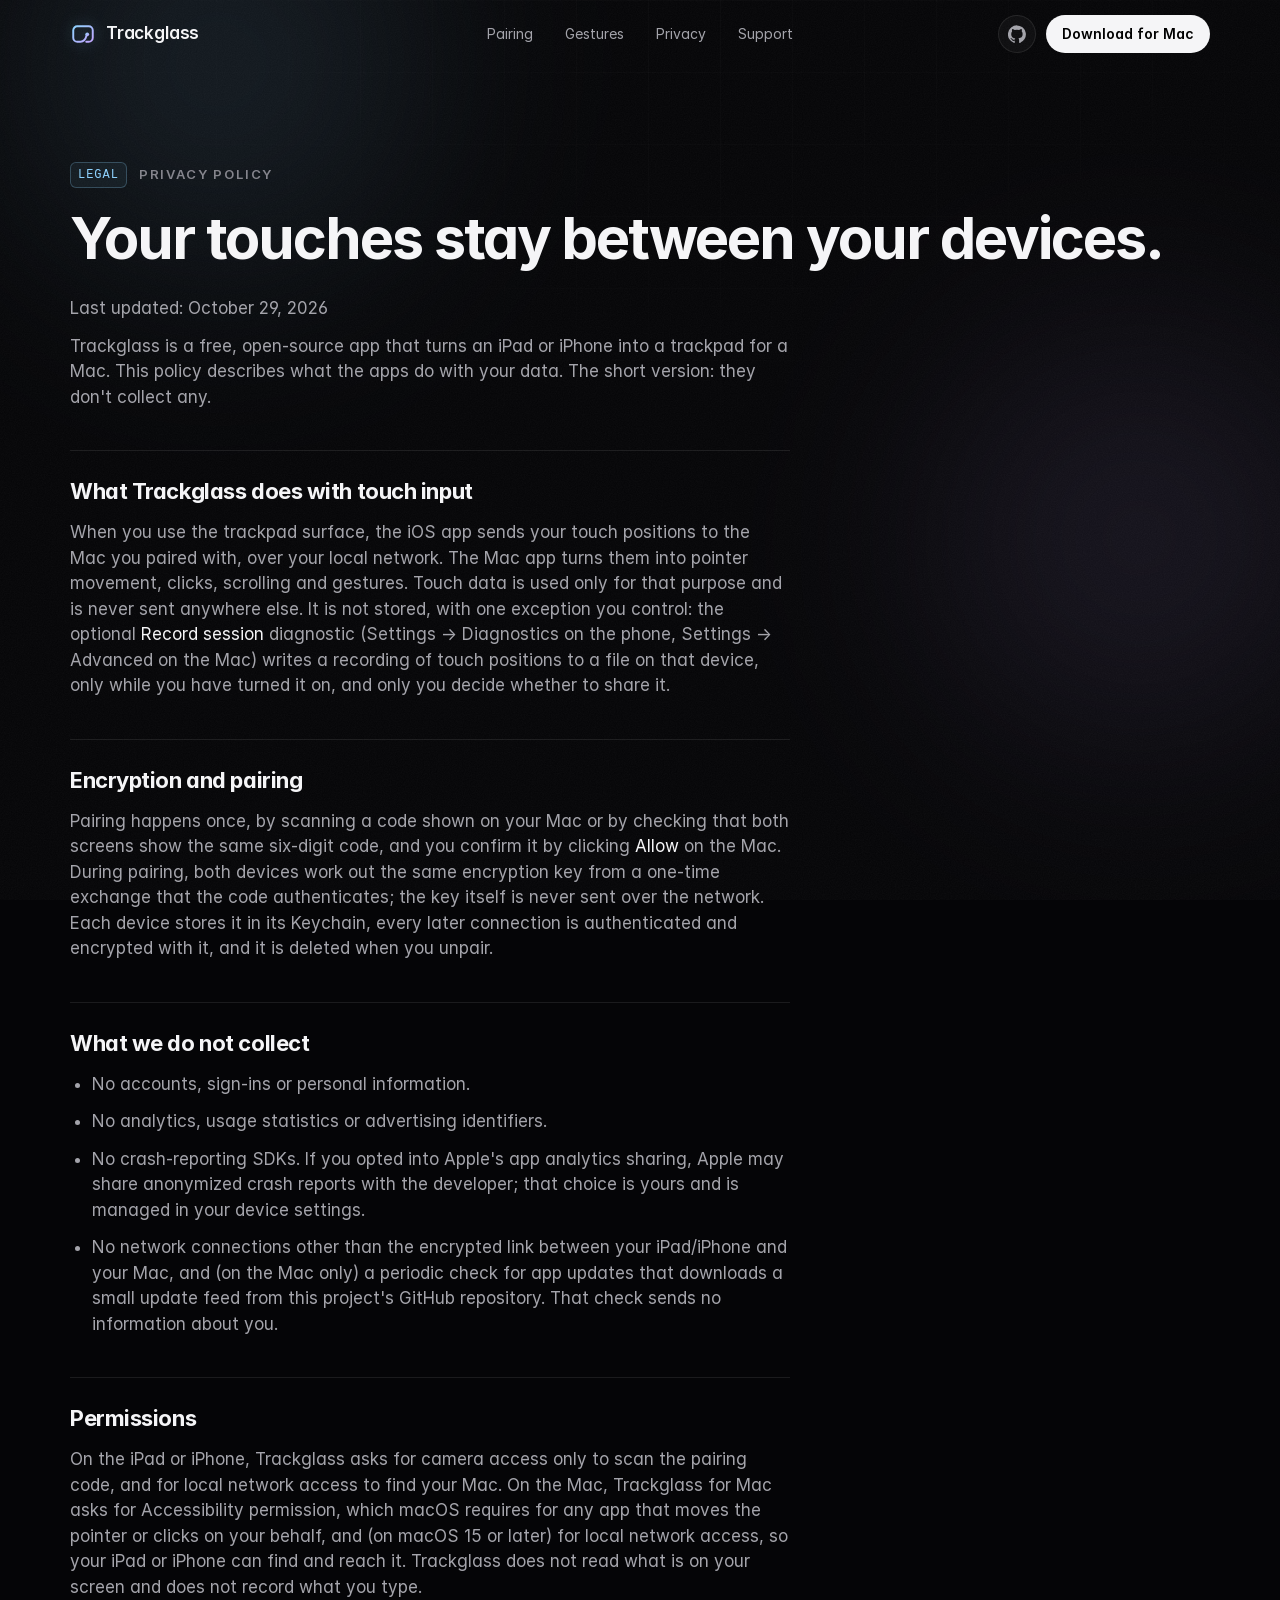
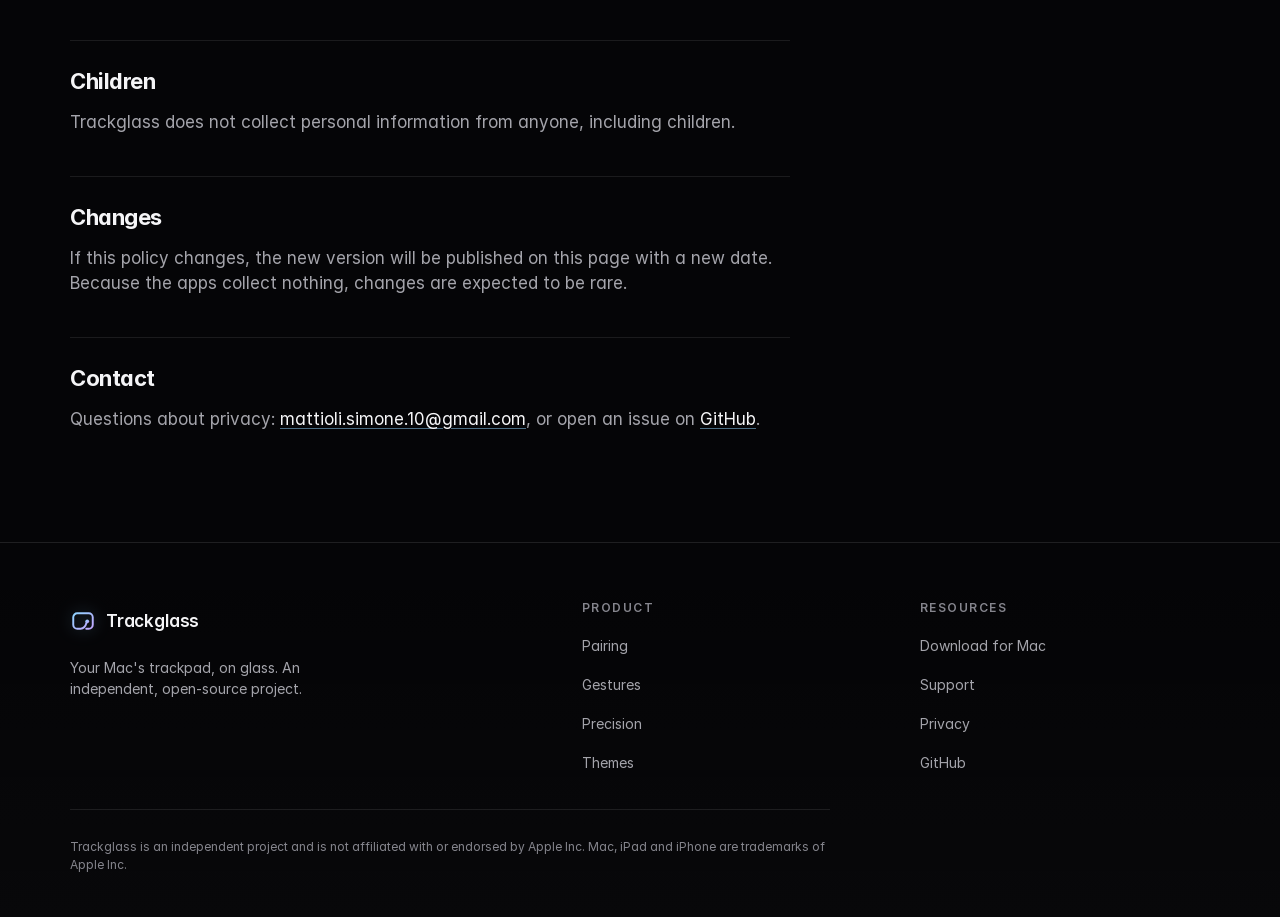
<file: website/privacy.html>
<!doctype html>
<html lang="en" data-repo="simo-hue/TrackGlass">
<head>
  <meta charset="utf-8">
  <meta name="viewport" content="width=device-width, initial-scale=1, viewport-fit=cover">
  <title>Privacy — Trackglass</title>
  <meta name="description" content="Trackglass privacy policy: no accounts, no analytics, no cloud. Touch input goes only to the Mac you paired, encrypted, over your local network.">
  <meta property="og:description" content="No accounts, no analytics, no cloud. Touch input goes only to the Mac you paired, encrypted, over your local network.">
  <meta name="theme-color" content="#050507">
  <link rel="canonical" href="https://simo-hue.github.io/TrackGlass/privacy.html">
  <meta property="og:type" content="website">
  <meta property="og:title" content="Privacy — Trackglass">
  <meta property="og:url" content="https://simo-hue.github.io/TrackGlass/privacy.html">
  <meta property="og:image" content="https://simo-hue.github.io/TrackGlass/assets/og.png">
  <meta name="twitter:card" content="summary_large_image">
  <meta name="color-scheme" content="dark">
  <link rel="icon" href="assets/favicon.svg" type="image/svg+xml">
  <link rel="apple-touch-icon" href="assets/apple-touch-icon.png">
  <link rel="preload" href="assets/fonts/Inter-Regular.woff2" as="font" type="font/woff2" crossorigin>
  <link rel="stylesheet" href="styles.css">
</head>
<body>
<a class="skip" href="#main">Skip to content</a>

<div class="bg" aria-hidden="true">
  <div class="bg__aurora bg__aurora--a"></div>
  <div class="bg__aurora bg__aurora--b"></div>
  <div class="bg__grid"></div>
  <div class="bg__grain"></div>
</div>

<header class="nav is-solid" id="nav">
  <div class="nav__inner">
    <a class="brand" href="index.html" aria-label="Trackglass home">
      <svg class="brand__mark" viewBox="0 0 32 32" aria-hidden="true">
        <defs><linearGradient id="tgm" x1="0" y1="0" x2="1" y2="1"><stop offset="0" stop-color="#8fd3ff"/><stop offset="1" stop-color="#c3a6ff"/></linearGradient></defs>
        <path d="M20 25.5h3a5 5 0 0 0 5-5v-9a5 5 0 0 0-5-5H9a5 5 0 0 0-5 5v9a5 5 0 0 0 5 5h4c3.6 0 6.3-3.4 7.4-7.6" fill="none" stroke="url(#tgm)" stroke-width="2.4" stroke-linecap="round"/>
        <circle cx="21.2" cy="16.4" r="2.3" fill="url(#tgm)"/>
      </svg>
      <span>Trackglass</span>
    </a>
    <nav class="nav__links" aria-label="Sections">
      <a href="index.html#pair">Pairing</a>
      <a href="index.html#gestures">Gestures</a>
      <a href="index.html#privacy">Privacy</a>
      <a href="support.html">Support</a>
    </nav>
    <div class="nav__actions">
      <button class="nav__burger" id="navBurger" aria-label="Menu" aria-expanded="false" aria-controls="navSheet"><i></i></button>
      <a class="nav__gh" href="https://github.com/simo-hue/TrackGlass" aria-label="Source on GitHub">
        <svg viewBox="0 0 24 24" aria-hidden="true"><path fill="currentColor" d="M12 .5a12 12 0 0 0-3.8 23.4c.6.1.8-.3.8-.6v-2.2c-3.3.7-4-1.4-4-1.4-.6-1.4-1.4-1.8-1.4-1.8-1.1-.7.1-.7.1-.7 1.2.1 1.8 1.2 1.8 1.2 1.1 1.9 2.8 1.3 3.5 1 .1-.8.4-1.3.8-1.6-2.7-.3-5.5-1.3-5.5-5.9 0-1.3.5-2.4 1.2-3.2-.1-.3-.5-1.5.1-3.2 0 0 1-.3 3.3 1.2a11.5 11.5 0 0 1 6 0c2.3-1.5 3.3-1.2 3.3-1.2.6 1.7.2 2.9.1 3.2.8.8 1.2 1.9 1.2 3.2 0 4.6-2.8 5.6-5.5 5.9.4.4.8 1.1.8 2.2v3.3c0 .3.2.7.8.6A12 12 0 0 0 12 .5z"/></svg>
      </a>
      <a class="btn btn--small" href="https://github.com/simo-hue/TrackGlass/releases/latest">Download for Mac</a>
    </div>
  </div>
  <nav class="nav__sheet" id="navSheet" aria-label="Menu">
    <a href="index.html#pair">Pairing <span>01</span></a>
    <a href="index.html#gestures">Gestures <span>02</span></a>
    <a href="index.html#precision">Precision <span>03</span></a>
    <a href="index.html#privacy">Privacy <span>04</span></a>
    <a href="index.html#themes">Themes <span>06</span></a>
    <a href="support.html">Support <span>↗</span></a>
    <a class="nav__sheet-download" href="https://github.com/simo-hue/TrackGlass/releases/latest">Download for Mac <span>↓</span></a>
  </nav>
</header>

<main id="main" class="page">
  <div class="container">
    <p class="eyebrow"><b>Legal</b> Privacy policy</p>
    <h1 class="headline">Your touches stay between your devices.</h1>
    <div class="prose">
      <p>Last updated: <time datetime="2026-10-29">October 29, 2026</time></p>
      <p>Trackglass is a free, open-source app that turns an iPad or iPhone into a trackpad for a Mac. This policy describes what the apps do with your data. The short version: they don't collect any.</p>

      <h2>What Trackglass does with touch input</h2>
      <p>When you use the trackpad surface, the iOS app sends your touch positions to the Mac you paired with, over your local network. The Mac app turns them into pointer movement, clicks, scrolling and gestures. Touch data is used only for that purpose and is never sent anywhere else. It is not stored, with one exception you control: the optional <em>Record session</em> diagnostic (Settings → Diagnostics on the phone, Settings → Advanced on the Mac) writes a recording of touch positions to a file on that device, only while you have turned it on, and only you decide whether to share it.</p>

      <h2>Encryption and pairing</h2>
      <p>Pairing happens once, by scanning a code shown on your Mac or by checking that both screens show the same six-digit code, and you confirm it by clicking <em>Allow</em> on the Mac. During pairing, both devices work out the same encryption key from a one-time exchange that the code authenticates; the key itself is never sent over the network. Each device stores it in its Keychain, every later connection is authenticated and encrypted with it, and it is deleted when you unpair.</p>

      <h2>What we do not collect</h2>
      <ul>
        <li>No accounts, sign-ins or personal information.</li>
        <li>No analytics, usage statistics or advertising identifiers.</li>
        <li>No crash-reporting SDKs. If you opted into Apple's app analytics sharing, Apple may share anonymized crash reports with the developer; that choice is yours and is managed in your device settings.</li>
        <li>No network connections other than the encrypted link between your iPad/iPhone and your Mac, and (on the Mac only) a periodic check for app updates that downloads a small update feed from this project's GitHub repository. That check sends no information about you.</li>
      </ul>

      <h2>Permissions</h2>
      <p>On the iPad or iPhone, Trackglass asks for camera access only to scan the pairing code, and for local network access to find your Mac. On the Mac, Trackglass for Mac asks for Accessibility permission, which macOS requires for any app that moves the pointer or clicks on your behalf, and (on macOS 15 or later) for local network access, so your iPad or iPhone can find and reach it. Trackglass does not read what is on your screen and does not record what you type.</p>

      <h2>Children</h2>
      <p>Trackglass does not collect personal information from anyone, including children.</p>

      <h2>Changes</h2>
      <p>If this policy changes, the new version will be published on this page with a new date. Because the apps collect nothing, changes are expected to be rare.</p>

      <h2>Contact</h2>
      <p>Questions about privacy: <a href="mailto:mattioli.simone.10@gmail.com">mattioli.simone.10@gmail.com</a>, or open an issue on <a href="https://github.com/simo-hue/TrackGlass/issues">GitHub</a>.</p>
    </div>
  </div>
</main>

<footer class="footer">
  <div class="container footer__inner">
    <div class="footer__brand">
      <div class="brand">
        <svg class="brand__mark" viewBox="0 0 32 32" aria-hidden="true">
          <path d="M20 25.5h3a5 5 0 0 0 5-5v-9a5 5 0 0 0-5-5H9a5 5 0 0 0-5 5v9a5 5 0 0 0 5 5h4c3.6 0 6.3-3.4 7.4-7.6" fill="none" stroke="url(#tgm)" stroke-width="2.4" stroke-linecap="round"/>
          <circle cx="21.2" cy="16.4" r="2.3" fill="url(#tgm)"/>
        </svg>
        <span>Trackglass</span>
      </div>
      <p>Your Mac's trackpad, on glass. An independent, open-source project.</p>
    </div>
    <nav class="footer__col" aria-label="Product">
      <h3>Product</h3>
      <a href="index.html#pair">Pairing</a>
      <a href="index.html#gestures">Gestures</a>
      <a href="index.html#precision">Precision</a>
      <a href="index.html#themes">Themes</a>
    </nav>
    <nav class="footer__col" aria-label="Resources">
      <h3>Resources</h3>
      <a href="https://github.com/simo-hue/TrackGlass/releases/latest">Download for Mac</a>
      <a href="support.html">Support</a>
      <a href="privacy.html">Privacy</a>
      <a href="https://github.com/simo-hue/TrackGlass">GitHub</a>
    </nav>
    <p class="footer__legal">Trackglass is an independent project and is not affiliated with or endorsed by Apple Inc. Mac, iPad and iPhone are trademarks of Apple Inc.</p>
  </div>
</footer>
<script src="main.js" defer></script>
</body>
</html>
</file>
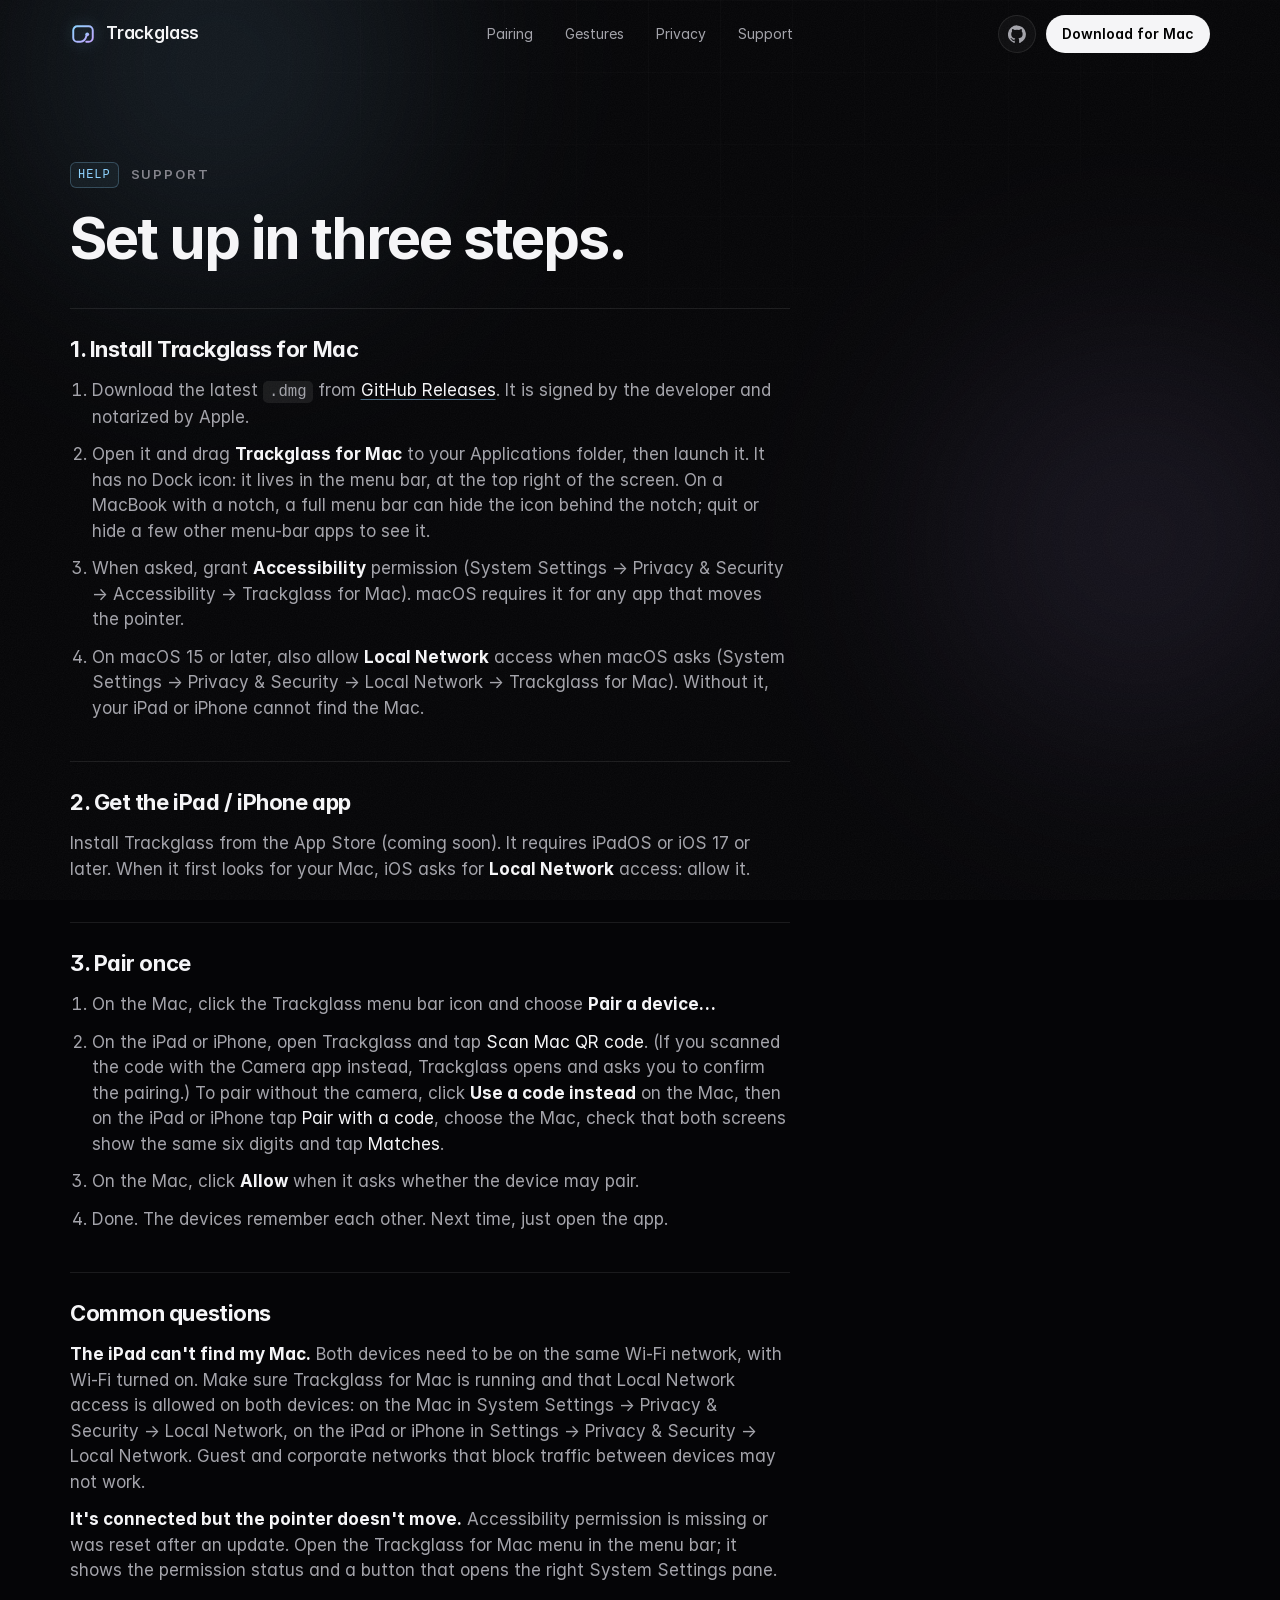
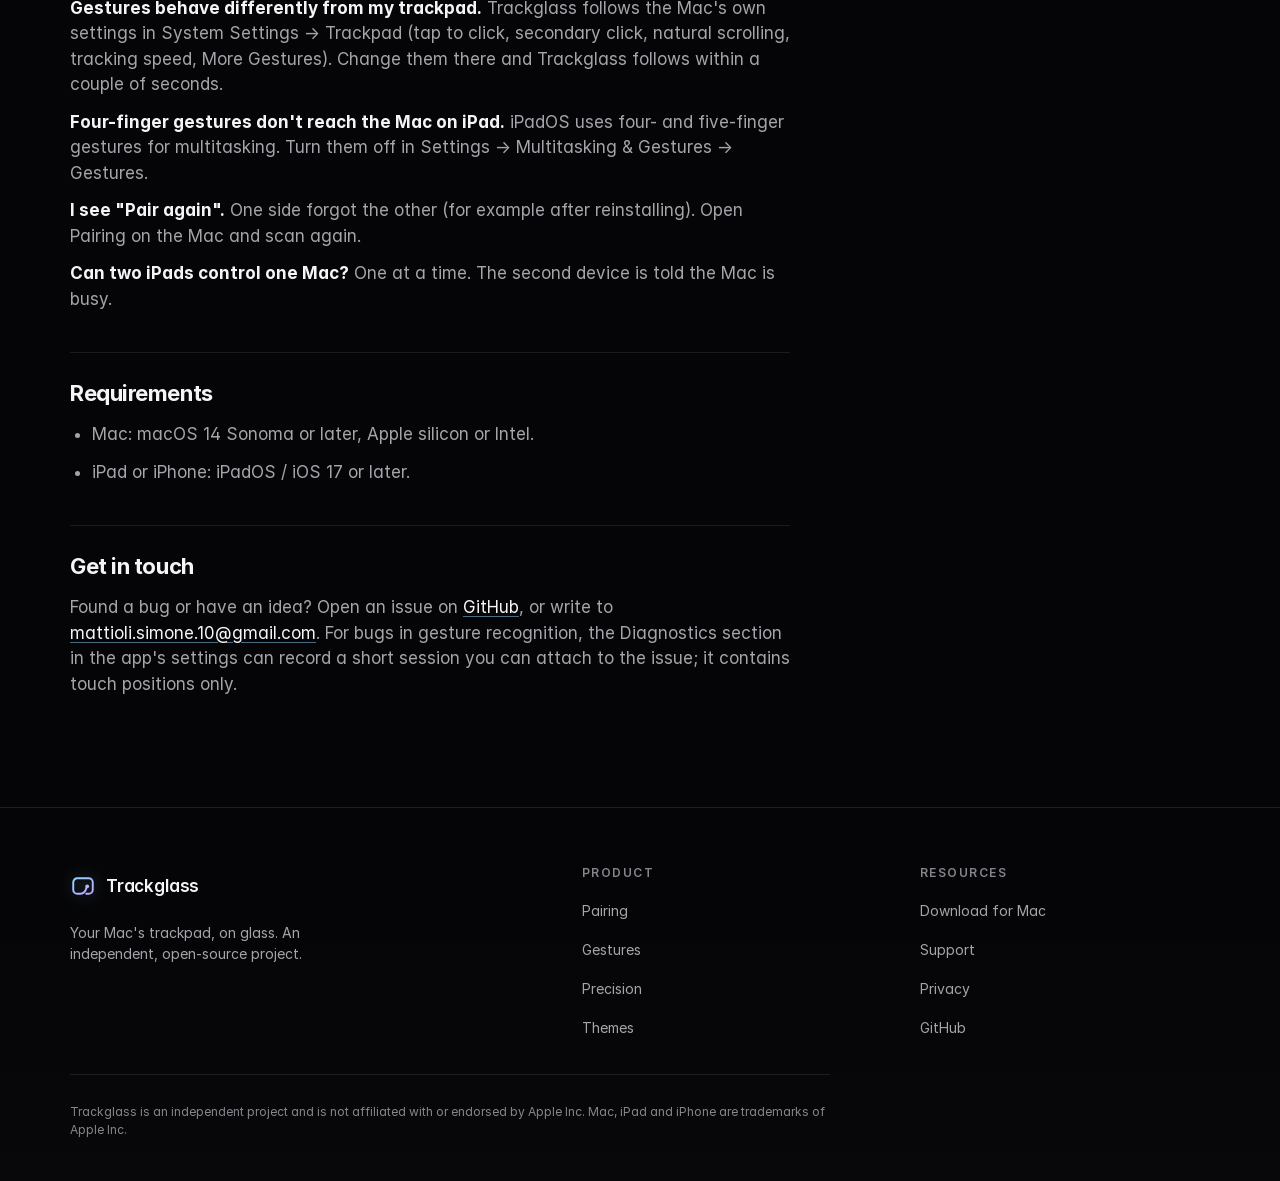
<file: website/support.html>
<!doctype html>
<html lang="en" data-repo="simo-hue/TrackGlass">
<head>
  <meta charset="utf-8">
  <meta name="viewport" content="width=device-width, initial-scale=1, viewport-fit=cover">
  <title>Support — Trackglass</title>
  <meta name="description" content="Set up Trackglass in three steps, fix common issues, and get help.">
  <meta property="og:description" content="Set up Trackglass in three steps, fix common issues, and get help.">
  <meta name="theme-color" content="#050507">
  <link rel="canonical" href="https://simo-hue.github.io/TrackGlass/support.html">
  <meta property="og:type" content="website">
  <meta property="og:title" content="Support — Trackglass">
  <meta property="og:url" content="https://simo-hue.github.io/TrackGlass/support.html">
  <meta property="og:image" content="https://simo-hue.github.io/TrackGlass/assets/og.png">
  <meta name="twitter:card" content="summary_large_image">
  <meta name="color-scheme" content="dark">
  <link rel="icon" href="assets/favicon.svg" type="image/svg+xml">
  <link rel="apple-touch-icon" href="assets/apple-touch-icon.png">
  <link rel="preload" href="assets/fonts/Inter-Regular.woff2" as="font" type="font/woff2" crossorigin>
  <link rel="stylesheet" href="styles.css">
</head>
<body>
<a class="skip" href="#main">Skip to content</a>

<div class="bg" aria-hidden="true">
  <div class="bg__aurora bg__aurora--a"></div>
  <div class="bg__aurora bg__aurora--b"></div>
  <div class="bg__grid"></div>
  <div class="bg__grain"></div>
</div>

<header class="nav is-solid" id="nav">
  <div class="nav__inner">
    <a class="brand" href="index.html" aria-label="Trackglass home">
      <svg class="brand__mark" viewBox="0 0 32 32" aria-hidden="true">
        <defs><linearGradient id="tgm" x1="0" y1="0" x2="1" y2="1"><stop offset="0" stop-color="#8fd3ff"/><stop offset="1" stop-color="#c3a6ff"/></linearGradient></defs>
        <path d="M20 25.5h3a5 5 0 0 0 5-5v-9a5 5 0 0 0-5-5H9a5 5 0 0 0-5 5v9a5 5 0 0 0 5 5h4c3.6 0 6.3-3.4 7.4-7.6" fill="none" stroke="url(#tgm)" stroke-width="2.4" stroke-linecap="round"/>
        <circle cx="21.2" cy="16.4" r="2.3" fill="url(#tgm)"/>
      </svg>
      <span>Trackglass</span>
    </a>
    <nav class="nav__links" aria-label="Sections">
      <a href="index.html#pair">Pairing</a>
      <a href="index.html#gestures">Gestures</a>
      <a href="index.html#privacy">Privacy</a>
      <a href="support.html">Support</a>
    </nav>
    <div class="nav__actions">
      <button class="nav__burger" id="navBurger" aria-label="Menu" aria-expanded="false" aria-controls="navSheet"><i></i></button>
      <a class="nav__gh" href="https://github.com/simo-hue/TrackGlass" aria-label="Source on GitHub">
        <svg viewBox="0 0 24 24" aria-hidden="true"><path fill="currentColor" d="M12 .5a12 12 0 0 0-3.8 23.4c.6.1.8-.3.8-.6v-2.2c-3.3.7-4-1.4-4-1.4-.6-1.4-1.4-1.8-1.4-1.8-1.1-.7.1-.7.1-.7 1.2.1 1.8 1.2 1.8 1.2 1.1 1.9 2.8 1.3 3.5 1 .1-.8.4-1.3.8-1.6-2.7-.3-5.5-1.3-5.5-5.9 0-1.3.5-2.4 1.2-3.2-.1-.3-.5-1.5.1-3.2 0 0 1-.3 3.3 1.2a11.5 11.5 0 0 1 6 0c2.3-1.5 3.3-1.2 3.3-1.2.6 1.7.2 2.9.1 3.2.8.8 1.2 1.9 1.2 3.2 0 4.6-2.8 5.6-5.5 5.9.4.4.8 1.1.8 2.2v3.3c0 .3.2.7.8.6A12 12 0 0 0 12 .5z"/></svg>
      </a>
      <a class="btn btn--small" href="https://github.com/simo-hue/TrackGlass/releases/latest">Download for Mac</a>
    </div>
  </div>
  <nav class="nav__sheet" id="navSheet" aria-label="Menu">
    <a href="index.html#pair">Pairing <span>01</span></a>
    <a href="index.html#gestures">Gestures <span>02</span></a>
    <a href="index.html#precision">Precision <span>03</span></a>
    <a href="index.html#privacy">Privacy <span>04</span></a>
    <a href="index.html#themes">Themes <span>06</span></a>
    <a href="support.html">Support <span>↗</span></a>
    <a class="nav__sheet-download" href="https://github.com/simo-hue/TrackGlass/releases/latest">Download for Mac <span>↓</span></a>
  </nav>
</header>

<main id="main" class="page">
  <div class="container">
    <p class="eyebrow"><b>Help</b> Support</p>
    <h1 class="headline">Set up in three steps.</h1>
    <div class="prose">
      <h2>1. Install Trackglass for Mac</h2>
      <ol>
        <li>Download the latest <code>.dmg</code> from <a href="https://github.com/simo-hue/TrackGlass/releases/latest">GitHub Releases</a>. It is signed by the developer and notarized by Apple.</li>
        <li>Open it and drag <strong>Trackglass for Mac</strong> to your Applications folder, then launch it. It has no Dock icon: it lives in the menu bar, at the top right of the screen. On a MacBook with a notch, a full menu bar can hide the icon behind the notch; quit or hide a few other menu-bar apps to see it.</li>
        <li>When asked, grant <strong>Accessibility</strong> permission (System Settings → Privacy &amp; Security → Accessibility → Trackglass for Mac). macOS requires it for any app that moves the pointer.</li>
        <li>On macOS 15 or later, also allow <strong>Local Network</strong> access when macOS asks (System Settings → Privacy &amp; Security → Local Network → Trackglass for Mac). Without it, your iPad or iPhone cannot find the Mac.</li>
      </ol>

      <h2 id="get-the-app">2. Get the iPad / iPhone app</h2>
      <p>Install Trackglass from the App Store (coming soon). It requires iPadOS or iOS 17 or later. When it first looks for your Mac, iOS asks for <strong>Local Network</strong> access: allow it.</p>

      <h2>3. Pair once</h2>
      <ol>
        <li>On the Mac, click the Trackglass menu bar icon and choose <strong>Pair a device…</strong></li>
        <li>On the iPad or iPhone, open Trackglass and tap <em>Scan Mac QR code</em>. (If you scanned the code with the Camera app instead, Trackglass opens and asks you to confirm the pairing.) To pair without the camera, click <strong>Use a code instead</strong> on the Mac, then on the iPad or iPhone tap <em>Pair with a code</em>, choose the Mac, check that both screens show the same six digits and tap <em>Matches</em>.</li>
        <li>On the Mac, click <strong>Allow</strong> when it asks whether the device may pair.</li>
        <li>Done. The devices remember each other. Next time, just open the app.</li>
      </ol>

      <h2>Common questions</h2>
      <p><strong>The iPad can't find my Mac.</strong> Both devices need to be on the same Wi‑Fi network, with Wi‑Fi turned on. Make sure Trackglass for Mac is running and that Local Network access is allowed on both devices: on the Mac in System Settings → Privacy &amp; Security → Local Network, on the iPad or iPhone in Settings → Privacy &amp; Security → Local Network. Guest and corporate networks that block traffic between devices may not work.</p>
      <p><strong>It's connected but the pointer doesn't move.</strong> Accessibility permission is missing or was reset after an update. Open the Trackglass for Mac menu in the menu bar; it shows the permission status and a button that opens the right System Settings pane.</p>
      <p><strong>Gestures behave differently from my trackpad.</strong> Trackglass follows the Mac's own settings in System Settings → Trackpad (tap to click, secondary click, natural scrolling, tracking speed, More Gestures). Change them there and Trackglass follows within a couple of seconds.</p>
      <p><strong>Four-finger gestures don't reach the Mac on iPad.</strong> iPadOS uses four- and five-finger gestures for multitasking. Turn them off in Settings → Multitasking &amp; Gestures → Gestures.</p>
      <p><strong>I see "Pair again".</strong> One side forgot the other (for example after reinstalling). Open Pairing on the Mac and scan again.</p>
      <p><strong>Can two iPads control one Mac?</strong> One at a time. The second device is told the Mac is busy.</p>

      <h2>Requirements</h2>
      <ul>
        <li>Mac: macOS 14 Sonoma or later, Apple silicon or Intel.</li>
        <li>iPad or iPhone: iPadOS / iOS 17 or later.</li>
      </ul>

      <h2>Get in touch</h2>
      <p>Found a bug or have an idea? Open an issue on <a href="https://github.com/simo-hue/TrackGlass/issues">GitHub</a>, or write to <a href="mailto:mattioli.simone.10@gmail.com">mattioli.simone.10@gmail.com</a>. For bugs in gesture recognition, the Diagnostics section in the app's settings can record a short session you can attach to the issue; it contains touch positions only.</p>
    </div>
  </div>
</main>

<footer class="footer">
  <div class="container footer__inner">
    <div class="footer__brand">
      <div class="brand">
        <svg class="brand__mark" viewBox="0 0 32 32" aria-hidden="true">
          <path d="M20 25.5h3a5 5 0 0 0 5-5v-9a5 5 0 0 0-5-5H9a5 5 0 0 0-5 5v9a5 5 0 0 0 5 5h4c3.6 0 6.3-3.4 7.4-7.6" fill="none" stroke="url(#tgm)" stroke-width="2.4" stroke-linecap="round"/>
          <circle cx="21.2" cy="16.4" r="2.3" fill="url(#tgm)"/>
        </svg>
        <span>Trackglass</span>
      </div>
      <p>Your Mac's trackpad, on glass. An independent, open-source project.</p>
    </div>
    <nav class="footer__col" aria-label="Product">
      <h3>Product</h3>
      <a href="index.html#pair">Pairing</a>
      <a href="index.html#gestures">Gestures</a>
      <a href="index.html#precision">Precision</a>
      <a href="index.html#themes">Themes</a>
    </nav>
    <nav class="footer__col" aria-label="Resources">
      <h3>Resources</h3>
      <a href="https://github.com/simo-hue/TrackGlass/releases/latest">Download for Mac</a>
      <a href="support.html">Support</a>
      <a href="privacy.html">Privacy</a>
      <a href="https://github.com/simo-hue/TrackGlass">GitHub</a>
    </nav>
    <p class="footer__legal">Trackglass is an independent project and is not affiliated with or endorsed by Apple Inc. Mac, iPad and iPhone are trademarks of Apple Inc.</p>
  </div>
</footer>
<script src="main.js" defer></script>
</body>
</html>
</file>
<file: website/styles.css>
/* ==========================================================================
   Trackglass — site styles
   Self-contained: no external requests. Fonts are self-hosted (Inter, OFL).
   System: obsidian glass. Aurora + grain backdrop, hairline glass panels,
   cursor spotlight, cyan→violet accent reserved for meaning and light.
   ========================================================================== */

@font-face { font-family: "Inter"; font-weight: 400; font-style: normal; font-display: swap; src: url("assets/fonts/Inter-Regular.woff2") format("woff2"); }
@font-face { font-family: "Inter"; font-weight: 500; font-style: normal; font-display: swap; src: url("assets/fonts/Inter-Medium.woff2") format("woff2"); }
@font-face { font-family: "Inter"; font-weight: 600; font-style: normal; font-display: swap; src: url("assets/fonts/Inter-SemiBold.woff2") format("woff2"); }
@font-face { font-family: "Inter"; font-weight: 700; font-style: normal; font-display: swap; src: url("assets/fonts/Inter-Bold.woff2") format("woff2"); }

:root {
  --bg: #050507;
  --bg-2: #0b0b0f;
  --bg-3: #111116;
  --fg: #f5f5f7;
  --fg-2: #a4a4ab;
  --fg-3: #85858d;
  --line: rgba(255,255,255,.09);
  --line-2: rgba(255,255,255,.16);
  --accent-a: #8fd3ff;
  --accent-b: #c3a6ff;
  --accent: linear-gradient(135deg, var(--accent-a), var(--accent-b));
  --glow: rgba(143,211,255,.35);
  --font: "Inter", -apple-system, BlinkMacSystemFont, "SF Pro Display", "SF Pro Text", "Helvetica Neue", Helvetica, Arial, sans-serif;
  --mono: ui-monospace, "SF Mono", SFMono-Regular, Menlo, Consolas, monospace;
  --ease: cubic-bezier(.22,.61,.36,1);
  --ease-io: cubic-bezier(.65,0,.35,1);
  --ease-spring: cubic-bezier(.34,1.3,.64,1);
  --container: 1140px;
  --radius: 24px;
  --radius-s: 16px;
  --glass: rgba(255,255,255,.035);
  --glass-2: rgba(255,255,255,.06);
}

*, *::before, *::after { box-sizing: border-box; }
html { scroll-behavior: smooth; scroll-padding-top: 84px; -webkit-text-size-adjust: 100%; }
body {
  margin: 0; background: var(--bg); color: var(--fg);
  font-family: var(--font); font-size: 17px; line-height: 1.5;
  -webkit-font-smoothing: antialiased; -moz-osx-font-smoothing: grayscale;
  overflow-x: hidden;
  font-feature-settings: "cv11", "ss01";
}
h1, h2, h3, h4, p, ul, ol { margin: 0; }
ul, ol { padding: 0; list-style: none; }
a { color: inherit; text-decoration: none; -webkit-tap-highlight-color: transparent; }
button { font: inherit; color: inherit; background: none; border: 0; cursor: pointer; -webkit-tap-highlight-color: transparent; }
svg { display: block; }
::selection { background: rgba(143,211,255,.35); }
:focus-visible { outline: 2px solid var(--accent-a); outline-offset: 3px; border-radius: 6px; }

.skip { position: absolute; left: -9999px; top: 8px; padding: 8px 12px; background: var(--fg); color: #000; border-radius: 8px; z-index: 100; }
.skip:focus { left: 8px; }

.container { width: min(var(--container), calc(100% - 48px - env(safe-area-inset-left, 0px) - env(safe-area-inset-right, 0px))); margin-inline: auto; }

/* ==========================================================================
   ATMOSPHERE
   ========================================================================== */
.bg { position: fixed; inset: 0; z-index: -1; overflow: hidden; pointer-events: none; }
.bg__aurora { position: absolute; width: 70vw; height: 70vw; max-width: 1100px; max-height: 1100px; border-radius: 50%; filter: blur(90px); opacity: .55; will-change: transform; }
.bg__aurora--a { left: -18vw; top: -30vw; background: radial-gradient(closest-side, rgba(143,211,255,.26), rgba(143,211,255,.06) 55%, transparent 72%); animation: auroraA 26s ease-in-out infinite alternate; }
.bg__aurora--b { right: -24vw; top: 10vh; background: radial-gradient(closest-side, rgba(195,166,255,.22), rgba(195,166,255,.05) 55%, transparent 72%); animation: auroraB 32s ease-in-out infinite alternate; }
@keyframes auroraA { 0% { transform: translate(0, 0) scale(1); } 100% { transform: translate(14vw, 18vh) scale(1.15); } }
@keyframes auroraB { 0% { transform: translate(0, 0) scale(1.1); } 100% { transform: translate(-12vw, 22vh) scale(.95); } }
.bg__grid {
  position: absolute; inset: 0; opacity: .5;
  background-image: linear-gradient(rgba(255,255,255,.035) 1px, transparent 1px), linear-gradient(90deg, rgba(255,255,255,.035) 1px, transparent 1px);
  background-size: 72px 72px;
  mask-image: radial-gradient(ellipse 70% 55% at 50% 0%, #000 0%, transparent 100%);
  -webkit-mask-image: radial-gradient(ellipse 70% 55% at 50% 0%, #000 0%, transparent 100%);
}
.bg__grain {
  position: absolute; inset: -50%; width: 200%; height: 200%; opacity: .05; mix-blend-mode: overlay;
  background-image: url("data:image/svg+xml;utf8,<svg xmlns='http://www.w3.org/2000/svg' width='240' height='240'><filter id='n'><feTurbulence type='fractalNoise' baseFrequency='.85' numOctaves='3' stitchTiles='stitch'/><feColorMatrix type='saturate' values='0'/></filter><rect width='240' height='240' filter='url(%23n)'/></svg>");
  background-size: 240px 240px;
  animation: grain 1.2s steps(6) infinite;
}
@keyframes grain { 0% { transform: translate(0,0); } 20% { transform: translate(-3%,2%); } 40% { transform: translate(2%,-4%); } 60% { transform: translate(-4%,-1%); } 80% { transform: translate(3%,3%); } 100% { transform: translate(0,0); } }

/* ==========================================================================
   TYPE
   ========================================================================== */
.eyebrow { display: inline-flex; align-items: center; gap: 12px; font-size: 13px; font-weight: 600; letter-spacing: .14em; text-transform: uppercase; color: var(--fg-3); margin-bottom: 20px; }
.eyebrow b { font-family: var(--mono); font-weight: 500; font-size: 12px; letter-spacing: .08em; color: var(--accent-a); padding: 3px 7px; border-radius: 6px; border: 1px solid rgba(143,211,255,.25); background: rgba(143,211,255,.06); }
.display { font-size: clamp(44px, 7.6vw, 104px); line-height: .98; letter-spacing: -.04em; font-weight: 700; text-wrap: balance; }
.display--small { font-size: clamp(36px, 5.6vw, 72px); }
.display .line { display: block; }
.display .line.line--accent { display: block; width: fit-content; margin-inline: auto; }
.line--accent {
  display: inline-block; padding: 0 .06em .14em; margin: 0 -.06em -.14em;
  background: linear-gradient(100deg, #cfe9ff 0%, var(--accent-a) 28%, var(--accent-b) 70%, #ffd2f1 100%);
  background-size: 200% 100%; -webkit-background-clip: text; background-clip: text; color: transparent;
  animation: shimmer 9s ease-in-out infinite;
}
@keyframes shimmer { 0%, 100% { background-position: 0% 50%; } 50% { background-position: 100% 50%; } }
.headline { font-size: clamp(32px, 4.6vw, 58px); line-height: 1.04; letter-spacing: -.035em; font-weight: 700; text-wrap: balance; }
.lede { font-size: clamp(18px, 1.6vw, 21px); line-height: 1.55; color: var(--fg-2); max-width: 640px; margin-top: 22px; text-wrap: pretty; }
.lede--narrow { max-width: 560px; }
.fineprint { font-size: 13px; color: var(--fg-3); margin-top: 16px; }
em { font-style: normal; color: var(--fg); }
.sec-head { max-width: 760px; }
.sec-head--center { margin-inline: auto; text-align: center; }
.sec-head--center .lede { margin-inline: auto; }

/* ==========================================================================
   BUTTONS, CHIPS, BADGE
   ========================================================================== */
.btn {
  position: relative; display: inline-flex; align-items: center; gap: 9px; height: 50px; padding: 0 24px; border-radius: 999px;
  font-weight: 600; font-size: 16px; white-space: nowrap; overflow: hidden; isolation: isolate;
  transition: transform .3s var(--ease-spring), background .25s var(--ease), box-shadow .3s var(--ease), color .25s, border-color .25s;
}
.btn svg { width: 18px; height: 18px; }
.btn:hover { transform: translateY(-1px); }
.btn:active { transform: scale(.97); }
.btn--primary { background: var(--fg); color: #000; box-shadow: 0 1px 0 rgba(255,255,255,.6) inset, 0 10px 30px -12px rgba(255,255,255,.35); }
.btn--primary::after { content: ""; position: absolute; inset: 0; background: linear-gradient(110deg, transparent 30%, rgba(143,211,255,.55) 50%, transparent 70%); transform: translateX(-120%); transition: transform .8s var(--ease); z-index: -1; }
.btn--primary:hover { box-shadow: 0 1px 0 rgba(255,255,255,.6) inset, 0 0 0 1px rgba(255,255,255,.2), 0 0 44px -4px var(--glow); }
.btn--primary:hover::after { transform: translateX(120%); }
.btn--ghost { color: var(--fg); background: var(--glass-2); border: 1px solid var(--line-2); backdrop-filter: blur(10px); -webkit-backdrop-filter: blur(10px); }
.btn--ghost:hover { background: rgba(255,255,255,.1); border-color: rgba(255,255,255,.26); }
.btn--ghost svg { width: 14px; height: 14px; opacity: .7; transition: transform .3s var(--ease); }
.btn--ghost:hover svg { transform: translateX(2px); }
.btn.is-soon { cursor: default; color: var(--fg-2); }
.btn.is-soon:hover { transform: none; background: var(--glass-2); border-color: var(--line-2); }
.btn.is-soon:hover svg { transform: none; }
.btn__soon { font-family: var(--mono); font-size: 11px; font-weight: 500; letter-spacing: .04em; color: var(--accent-a); padding: 3px 8px; border-radius: 6px; background: rgba(143,211,255,.08); border: 1px solid rgba(143,211,255,.2); }
.btn--small { height: 38px; padding: 0 16px; font-size: 14px; background: var(--fg); color: #000; }
.btn--small:hover { box-shadow: 0 0 28px -2px var(--glow); }
.cta { display: flex; flex-wrap: wrap; gap: 12px; margin-top: 36px; }
.cta--center { justify-content: center; }

.chips { display: flex; flex-wrap: wrap; gap: 8px; margin-top: 26px; }
.chips--center { justify-content: center; }
.chips li { font-size: 12.5px; font-weight: 500; color: var(--fg-2); padding: 6px 12px; border-radius: 999px; border: 1px solid var(--line); background: var(--glass); letter-spacing: .01em; }

.badge {
  display: inline-flex; align-items: center; gap: 10px; height: 40px; padding: 0 14px 0 12px; border-radius: 999px; margin-bottom: 30px;
  font-size: 13px; font-weight: 500; color: var(--fg);
  background: var(--glass); border: 1px solid var(--line-2); backdrop-filter: blur(10px); -webkit-backdrop-filter: blur(10px);
  box-shadow: 0 0 0 1px rgba(0,0,0,.4), 0 10px 30px -14px rgba(143,211,255,.4);
  transition: border-color .25s, background .25s;
}
.badge:hover { border-color: rgba(143,211,255,.45); background: rgba(143,211,255,.06); }
.badge__dot { width: 8px; height: 8px; border-radius: 50%; background: #5de69a; box-shadow: 0 0 0 0 rgba(93,230,154,.6); animation: ping 2.4s var(--ease) infinite; }
@keyframes ping { 0% { box-shadow: 0 0 0 0 rgba(93,230,154,.55); } 70% { box-shadow: 0 0 0 9px rgba(93,230,154,0); } 100% { box-shadow: 0 0 0 0 rgba(93,230,154,0); } }
.badge__sep { width: 1px; height: 14px; background: var(--line-2); }
.badge__muted { color: var(--fg-2); }
.badge svg { width: 13px; height: 13px; opacity: .6; }

/* ==========================================================================
   NAV
   ========================================================================== */
.nav { position: fixed; inset: 0 0 auto 0; z-index: 50; height: 68px; transition: background .4s, border-color .4s, height .3s var(--ease); border-bottom: 1px solid transparent; }
.nav.is-solid { height: 60px; background: rgba(5,5,7,.62); backdrop-filter: saturate(160%) blur(20px); -webkit-backdrop-filter: saturate(160%) blur(20px); border-color: var(--line); }
.nav__progress { position: absolute; left: 0; top: 0; height: 2px; width: 100%; transform: scaleX(var(--p, 0)); transform-origin: 0 50%; background: var(--accent); opacity: 0; transition: opacity .3s; }
.nav.is-solid .nav__progress { opacity: 1; }
.nav__inner { height: 100%; width: min(var(--container), calc(100% - 40px - env(safe-area-inset-left, 0px) - env(safe-area-inset-right, 0px))); margin-inline: auto; display: grid; grid-template-columns: 1fr auto 1fr; align-items: center; gap: 24px; }
.brand { display: inline-flex; align-items: center; gap: 10px; min-height: 44px; font-weight: 600; font-size: 17px; letter-spacing: -.01em; }
.brand__mark { width: 26px; height: 26px; filter: drop-shadow(0 0 8px rgba(143,211,255,.35)); }
.nav__links { position: relative; display: flex; gap: 4px; padding: 4px; border-radius: 999px; border: 1px solid transparent; font-size: 14px; color: var(--fg-2); transition: border-color .4s, background .4s; }
.nav.is-solid .nav__links { border-color: var(--line); background: var(--glass); }
.nav__links a { position: relative; z-index: 1; padding: 7px 14px; border-radius: 999px; transition: color .2s; }
.nav__links a:hover, .nav__links a.is-active { color: var(--fg); }
.nav__ind { position: absolute; top: 4px; left: var(--x, 0px); width: var(--w, 0px); height: calc(100% - 8px); border-radius: 999px; background: rgba(255,255,255,.08); opacity: var(--o, 0); transition: left .4s var(--ease), width .4s var(--ease), opacity .3s; }
.nav__burger { display: none; width: 44px; height: 44px; border-radius: 50%; border: 1px solid var(--line); background: var(--glass); color: var(--fg); place-items: center; }
.nav__burger i { position: relative; display: block; width: 16px; height: 2px; background: currentColor; border-radius: 2px; transition: transform .3s var(--ease), background .3s; }
.nav__burger i::before, .nav__burger i::after { content: ""; position: absolute; left: 0; width: 16px; height: 2px; background: currentColor; border-radius: 2px; transition: transform .3s var(--ease), top .3s var(--ease); }
.nav__burger i::before { top: -5px; } .nav__burger i::after { top: 5px; }
.nav.is-open .nav__burger i { background: transparent; }
.nav.is-open .nav__burger i::before { top: 0; transform: rotate(45deg); }
.nav.is-open .nav__burger i::after { top: 0; transform: rotate(-45deg); }
.nav__sheet { display: none; position: absolute; left: 16px; right: 16px; top: calc(100% + 8px); padding: 8px; border-radius: 18px; background: rgba(12,12,16,.97); border: 1px solid var(--line-2); backdrop-filter: blur(20px); -webkit-backdrop-filter: blur(20px); box-shadow: 0 30px 60px -30px rgba(0,0,0,.9); }
.nav__sheet a { display: flex; align-items: center; justify-content: space-between; padding: 13px 14px; border-radius: 12px; font-size: 16px; font-weight: 500; color: var(--fg); }
.nav__sheet a:hover { background: var(--glass-2); }
.nav__sheet a span { font-family: var(--mono); font-size: 11px; color: var(--fg-3); }
.nav.is-open .nav__sheet { display: grid; animation: sheet .3s var(--ease); }
@keyframes sheet { from { opacity: 0; transform: translateY(-6px); } }
.nav__actions { display: flex; align-items: center; justify-content: flex-end; gap: 10px; }
.nav__gh { display: grid; place-items: center; width: 38px; height: 38px; border-radius: 50%; color: var(--fg-2); border: 1px solid var(--line); background: var(--glass); transition: color .2s, border-color .2s, transform .3s var(--ease-spring); }
.nav__gh svg { width: 18px; height: 18px; }
.nav__gh:hover { color: var(--fg); border-color: var(--line-2); transform: translateY(-1px); }

/* ==========================================================================
   REVEAL
   ========================================================================== */
.reveal { opacity: 0; transform: translateY(24px); transition: opacity 1s var(--ease) var(--d, 0s), transform 1s var(--ease) var(--d, 0s), filter 1s var(--ease) var(--d, 0s); }
.reveal.in { opacity: 1; transform: none; }
@media (min-width: 1001px) and (hover: hover) { .reveal { filter: blur(6px); } .reveal.in { filter: blur(0); } }

/* ==========================================================================
   PANELS (glass with gradient hairline + cursor spotlight)
   ========================================================================== */
.panel, .card, .tile, .download__panel {
  position: relative; isolation: isolate; border-radius: var(--radius);
  background: linear-gradient(var(--bg-2), var(--bg-2)) padding-box,
              linear-gradient(145deg, rgba(255,255,255,.2), rgba(255,255,255,.05) 35%, rgba(255,255,255,.04) 65%, rgba(195,166,255,.28)) border-box;
  border: 1px solid transparent;
  box-shadow: 0 30px 60px -40px rgba(0,0,0,.9), inset 0 1px 0 rgba(255,255,255,.04);
}
[data-spot]::before {
  content: ""; position: absolute; inset: 0; border-radius: inherit; pointer-events: none; z-index: 0;
  background: radial-gradient(420px circle at var(--mx, 50%) var(--my, 50%), rgba(143,211,255,.13), rgba(195,166,255,.05) 40%, transparent 65%);
  opacity: 0; transition: opacity .45s var(--ease);
}
[data-spot]:hover::before { opacity: 1; }
[data-spot] > * { position: relative; z-index: 1; }
.panel { padding: 24px 26px 26px; }
.panel__head { display: flex; justify-content: space-between; align-items: center; margin-bottom: 14px; font-size: 13px; font-weight: 600; color: var(--fg-2); }
.panel__mono { font-family: var(--mono); font-weight: 500; font-size: 12px; color: var(--accent-a); padding: 4px 9px; border-radius: 7px; background: rgba(143,211,255,.07); border: 1px solid rgba(143,211,255,.18); font-variant-numeric: tabular-nums; }
.panel--scene { padding: 18px; overflow: hidden; }
.panel--scene::after { content: ""; position: absolute; left: 50%; top: 40%; width: 90%; height: 70%; transform: translateX(-50%); background: radial-gradient(closest-side, rgba(143,211,255,.12), transparent 70%); filter: blur(30px); pointer-events: none; z-index: 0; }

/* ==========================================================================
   HERO
   ========================================================================== */
.hero { position: relative; padding: 168px 0 48px; overflow: hidden; }
.hero__glow {
  position: absolute; left: 50%; top: -360px; width: 1300px; height: 860px; transform: translateX(-50%); will-change: transform;
  background: radial-gradient(closest-side, rgba(143,211,255,.2), rgba(195,166,255,.1) 45%, transparent 72%);
  filter: blur(24px); pointer-events: none;
}
.hero__ring {
  position: absolute; left: 50%; top: 720px; width: 1500px; height: 1500px; transform: translateX(-50%); pointer-events: none;
  border-radius: 50%; border: 1px solid rgba(255,255,255,.05);
  box-shadow: 0 0 0 120px rgba(255,255,255,.012), 0 0 0 260px rgba(255,255,255,.008);
  mask-image: linear-gradient(#000 0%, transparent 55%); -webkit-mask-image: linear-gradient(#000 0%, transparent 55%);
}
.hero__copy { position: relative; text-align: center; display: flex; flex-direction: column; align-items: center; }
.hero__copy .lede { margin-inline: auto; }
.hero .cta { justify-content: center; }
.hero .chips { justify-content: center; }

.scene-wrap { position: relative; width: min(1100px, calc(100% - 24px)); margin: 64px auto 0; }
.scene-frame { position: relative; }
.scene-frame::before {
  content: ""; position: absolute; left: 50%; top: 38%; width: 62%; height: 60%; transform: translateX(-50%);
  background: radial-gradient(closest-side, rgba(143,211,255,.18), rgba(195,166,255,.08) 50%, transparent 72%); filter: blur(40px); pointer-events: none;
}

/* Stage: fixed design coordinates, scaled by JS */
.stage-wrap { position: relative; width: 100%; aspect-ratio: var(--w) / var(--h); }
.stage { position: absolute; left: 0; top: 0; width: 1100px; height: calc(var(--h) * 1px); transform-origin: 0 0; transform: translateX(var(--ox, 0px)) scale(var(--s, 1)); }
.pair-stage { width: 760px; }

/* Floating readouts */
.float {
  position: absolute; display: flex; align-items: center; gap: 10px; padding: 10px 14px; border-radius: 14px;
  background: rgba(12,12,16,.72); border: 1px solid var(--line-2); backdrop-filter: blur(14px); -webkit-backdrop-filter: blur(14px);
  box-shadow: 0 20px 40px -24px rgba(0,0,0,.9), inset 0 1px 0 rgba(255,255,255,.06);
  font-size: 12px; color: var(--fg-2); white-space: nowrap; animation: floaty 7s ease-in-out infinite; z-index: 3;
}
.float b { font-size: 20px; font-weight: 700; letter-spacing: -.03em; color: var(--fg); font-variant-numeric: tabular-nums; line-height: 1; }
.float b small { font-size: 12px; font-weight: 600; margin-left: 2px; color: var(--accent-a); }
.float--a { left: 0; top: 22%; animation-delay: -1s; }
.float--b { right: 0; top: 44%; animation-delay: -3.5s; }
.float--c { left: 2%; bottom: 16%; animation-delay: -5s; }
.float__lock { width: 10px; height: 12px; border-radius: 3px; background: var(--accent); position: relative; }
.float__lock::before { content: ""; position: absolute; left: 1.5px; top: -6px; width: 7px; height: 7px; border: 2px solid var(--accent-a); border-bottom: 0; border-radius: 5px 5px 0 0; box-sizing: border-box; }
@keyframes floaty { 0%, 100% { transform: translateY(0); } 50% { transform: translateY(-8px); } }

/* ----- Display (desktop Mac) ----- */
.monitor { position: absolute; left: 190px; top: 0; width: 720px; }
.monitor__screen {
  position: relative; width: 720px; height: 450px; padding: 12px; border-radius: 20px;
  background: linear-gradient(180deg, #202024, #0b0b0d);
  box-shadow: 0 0 0 1px rgba(255,255,255,.1), inset 0 1px 0 rgba(255,255,255,.08), 0 50px 90px -30px rgba(0,0,0,.95), 0 0 140px -40px var(--glow);
}
.monitor__neck { width: 84px; height: 92px; margin: 0 auto; background: linear-gradient(90deg, #141416, #2c2c31 45%, #1a1a1e 60%, #0f0f11); }
.monitor__foot { width: 330px; height: 14px; margin: 0 auto; border-radius: 0 0 10px 10px; background: linear-gradient(180deg, #2b2b30, #151518); box-shadow: 0 10px 30px -10px rgba(0,0,0,.8); }

.desk {
  position: relative; width: 100%; height: 100%; overflow: hidden; border-radius: 10px;
  background:
    radial-gradient(120% 90% at 20% 10%, #243b63 0%, transparent 55%),
    radial-gradient(90% 80% at 85% 90%, #4a2d6b 0%, transparent 55%),
    linear-gradient(160deg, #0f1422, #1b1430 60%, #0c0f1a);
}
.desk--plain {
  background:
    radial-gradient(100% 80% at 30% 0%, #1d2a44 0%, transparent 60%),
    linear-gradient(160deg, #0c1120, #16122a 70%, #0b0d16);
}
.space { position: absolute; inset: 0; transform: translateX(var(--shift, 0px)); transition: transform .6s var(--ease-io); }
.space--b { --shift: 100%; }
.desk.is-space-b .space--a { --shift: -100%; }
.desk.is-space-b .space--b { --shift: 0%; }

.menubar { position: absolute; inset: 0 0 auto 0; height: 22px; display: flex; align-items: center; gap: 10px; padding: 0 12px; background: rgba(255,255,255,.08); backdrop-filter: blur(10px); font-size: 10px; color: rgba(255,255,255,.85); }
.menubar__dot { width: 10px; height: 10px; border-radius: 3px; background: rgba(255,255,255,.7); }
.menubar__t { font-weight: 600; }
.menubar__r { margin-left: auto; display: flex; align-items: center; gap: 6px; }
.tg-icon { width: 12px; height: 9px; border: 1.5px solid rgba(255,255,255,.75); border-radius: 3px; position: relative; display: block; }
.tg-icon::after { content: ""; position: absolute; left: 50%; top: 50%; width: 3px; height: 3px; margin: -1.5px; border-radius: 50%; background: rgba(255,255,255,.75); }
.tg-icon--on { border-color: var(--accent-a); }
.tg-icon--on::after { background: var(--accent-a); box-shadow: 0 0 6px var(--accent-a); }

.win { position: absolute; border-radius: 10px; background: #1e1e24; box-shadow: 0 20px 50px -20px rgba(0,0,0,.9), 0 0 0 1px rgba(255,255,255,.08); overflow: hidden; }
.win__bar { height: 26px; display: flex; align-items: center; gap: 6px; padding: 0 10px; background: #2a2a31; font-size: 10px; color: rgba(255,255,255,.75); }
.win__bar span { width: 8px; height: 8px; border-radius: 50%; background: rgba(255,255,255,.22); }
.win__bar span:nth-child(1) { background: #ff5f57; } .win__bar span:nth-child(2) { background: #febc2e; } .win__bar span:nth-child(3) { background: #28c840; }
.win__bar b { margin-left: 8px; font-weight: 600; }
/* Browser windows in the hero demo (github.com/simo-hue and simo-hue.github.io) */
.win--browser { left: 20px; top: 34px; width: 656px; height: 378px; background: #0d1117; }
.win--browser .win__bar { background: #161b22; }
.win__bar .url { margin: 0 auto; display: inline-flex; align-items: center; gap: 5px; height: 16px; padding: 0 30px; border-radius: 5px; background: rgba(255,255,255,.08); font-weight: 500; color: rgba(255,255,255,.7); font-size: 9px; }
.win__bar .url i { width: 7px; height: 8px; border: 1px solid rgba(255,255,255,.5); border-radius: 2px; border-top-width: 2px; }
.win__body { position: absolute; inset: 26px 0 0 0; overflow: hidden; }
.gh__page { transform: translateY(var(--scroll, 0px)) scale(var(--zoom, 1)); transform-origin: 56% 38%; will-change: transform; color: #e6edf3; font-size: 8.5px; line-height: 1.35; }
.gh__top { display: flex; align-items: center; gap: 12px; height: 24px; padding: 0 14px; border-bottom: 1px solid #30363d; font-size: 8px; color: #c9d1d9; }
.gh__top svg { width: 14px; height: 14px; color: #fff; }
.gh__top em { margin-left: auto; font-style: normal; padding: 2px 7px; border: 1px solid #30363d; border-radius: 4px; }
.gh__tabs { display: flex; gap: 14px; height: 22px; align-items: flex-end; padding: 0 14px 0 236px; border-bottom: 1px solid #30363d; font-size: 8px; color: #c9d1d9; }
.gh__tabs span { padding-bottom: 5px; border-bottom: 2px solid transparent; }
.gh__tabs span.is-on { border-color: #f78166; font-weight: 600; }
.gh__tabs b { font-size: 7px; padding: 0 4px; border-radius: 8px; background: #30363d; font-weight: 500; }
.gh__cols { display: grid; grid-template-columns: 200px 1fr; gap: 18px; padding: 12px 16px; }
.gh__avatar { width: 84px; height: 84px; border-radius: 50%; display: block; box-shadow: 0 0 0 1px #30363d; }
.gh__name { font-size: 13px; font-weight: 600; margin-top: 8px; letter-spacing: -.01em; }
.gh__login { color: #8b949e; font-size: 10px; }
.gh__follow { position: static; display: block; width: 100%; height: 20px; margin-top: 8px; border-radius: 5px; background: #21262d; border: 1px solid #30363d; color: #c9d1d9; font-size: 9px; font-weight: 600; }
.gh__follow.is-hot { background: #30363d; }
.gh__follow.is-pressed { background: var(--accent-a); color: #000; border-color: transparent; transform: scale(.97); }
.gh__bio { margin-top: 8px; color: #c9d1d9; }
.gh__meta { display: grid; gap: 3px; margin-top: 8px; color: #8b949e; font-size: 8px; }
.gh__meta b { color: #e6edf3; font-weight: 600; }
.gh__readme { border: 1px solid #30363d; border-radius: 6px; padding: 10px 12px 12px; text-align: center; }
.gh__readme-path { text-align: left; font-family: var(--mono); font-size: 7.5px; color: #8b949e; }
.gh__readme-path span { color: #58a6ff; }
.gh__readme-title { font-family: var(--mono); font-size: 14px; font-weight: 700; color: #f78166; margin-top: 10px; }
.gh__readme-sub { font-weight: 600; margin-top: 8px; font-size: 9px; }
.gh__readme-text { margin-top: 4px; color: #c9d1d9; }
.gh__readme-text b { color: #e6edf3; }
.gh__chip { display: inline-block; margin-top: 8px; padding: 3px 8px; border-radius: 3px; background: #1f6feb; color: #fff; font-size: 7px; font-weight: 700; letter-spacing: .08em; text-transform: uppercase; }
.gh__h { font-size: 10px; font-weight: 500; margin: 14px 0 6px; }
.gh__repos { display: grid; grid-template-columns: 1fr 1fr; gap: 8px; }
.gh__repo { position: relative; border: 1px solid #30363d; border-radius: 6px; padding: 8px 10px 20px; font-size: 7.5px; color: #8b949e; }
.gh__repo b { color: #58a6ff; font-size: 9px; font-weight: 600; }
.gh__repo s { text-decoration: none; margin-left: 6px; padding: 0 5px; border: 1px solid #30363d; border-radius: 8px; font-size: 6.5px; }
.gh__repo p { margin-top: 4px; color: #c9d1d9; }
.gh__repo u { position: absolute; left: 10px; bottom: 6px; display: flex; align-items: center; gap: 4px; text-decoration: none; }
.gh__repo u i { width: 7px; height: 7px; border-radius: 50%; background: var(--c, #888); }
.gh__repo em { font-style: normal; margin-left: 8px; }
.gh__contrib { display: grid; grid-template-columns: repeat(52, 1fr); gap: 2px; padding: 8px; border: 1px solid #30363d; border-radius: 6px; }
.gh__contrib i { aspect-ratio: 1; border-radius: 1.5px; background: #161b22; }
.gh__contrib i[data-l="1"] { background: #0e4429; } .gh__contrib i[data-l="2"] { background: #006d32; } .gh__contrib i[data-l="3"] { background: #26a641; } .gh__contrib i[data-l="4"] { background: #39d353; }

/* simo-hue.github.io, scaled ~0.5: tokens from the site's data/theme.json (dark scheme) and ds.css / hub.css */
.sm { --sb: #0a0a0a; --sl: #141414; --sbd: #262626; --sa: #d9823f; --st: #a3a3a3; --std: #fafafa; --stl: #97938f; background: var(--sb); color: var(--st); font-size: 8px; line-height: 1.5; letter-spacing: -.005em; }
.sm__header { display: flex; align-items: center; gap: 10px; height: 32px; padding: 0 20px; border-bottom: 1px solid var(--sbd); background: rgba(10,10,10,.78); }
.sm__wordmark { font-family: var(--mono); font-size: 7.5px; font-weight: 500; letter-spacing: .02em; color: var(--std); white-space: nowrap; }
.sm__wordmark b { color: var(--sa); font-weight: 500; }
.sm__nav { display: flex; gap: 2px; margin-left: 6px; font-size: 7.2px; font-weight: 500; }
.sm__nav span { padding: 3px 5px; }
.sm__nav span.is-active { color: var(--std); position: relative; }
.sm__nav span.is-active::after { content: ""; position: absolute; left: 5px; right: 5px; bottom: 0; height: 1px; background: var(--sa); }
.sm__search { margin-left: auto; display: inline-flex; align-items: center; gap: 5px; height: 18px; padding: 0 5px 0 6px; border: 1px solid var(--sbd); border-radius: 2px; font-family: var(--mono); font-size: 6.5px; color: var(--stl); white-space: nowrap; }
.sm__search b { font-weight: 500; padding: 1px 3px; border: 1px solid var(--sbd); border-radius: 2px; font-size: 5.5px; }
.sm__icon { width: 18px; height: 18px; display: grid; place-items: center; font-size: 9px; color: var(--st); }
.sm__cv { display: inline-flex; align-items: center; height: 18px; border: 1px solid var(--sbd); border-radius: 2px; font-size: 6.5px; font-weight: 500; color: var(--st); white-space: nowrap; }
.sm__cv span { padding: 0 7px; }
.sm__cv i { width: 1px; height: 10px; background: var(--sbd); }
.sm__hero { position: relative; display: grid; grid-template-columns: minmax(0, 1fr) 32%; align-items: center; gap: 36px; padding: 26px 20px 22px; overflow: hidden; }
.sm__grid { position: absolute; inset: 0; pointer-events: none; background-image: repeating-linear-gradient(to right, var(--sbd) 0, var(--sbd) 1px, transparent 1px, transparent calc(100% / 6)); opacity: .55; }
.sm__intro { position: relative; z-index: 1; }
.sm__eyebrow { display: inline-flex; align-items: center; gap: 6px; font-family: var(--mono); font-size: 6px; font-weight: 500; letter-spacing: .14em; text-transform: uppercase; color: var(--stl); }
.sm__eyebrow::before { content: ""; width: 14px; height: 1px; background: var(--sa); }
.sm__title { font-size: 44px; line-height: .98; letter-spacing: -.04em; font-weight: 600; color: var(--std); margin-top: 10px; }
.sm__title b { color: var(--sa); font-weight: 600; }
.sm__lead { max-width: 42ch; margin-top: 12px; font-size: 9.2px; line-height: 1.55; color: var(--st); }
.sm__cta { display: flex; gap: 6px; margin-top: 16px; }
.sm__btn { display: inline-flex; align-items: center; gap: 4px; padding: 5px 9px; border-radius: 2px; border: 1px solid var(--sbd); font-size: 7.2px; font-weight: 500; color: var(--st); }
.sm__btn--primary { border-color: var(--std); color: var(--std); }
.sm__note { margin-top: 12px; font-size: 6.8px; color: var(--stl); }
.sm__portrait { position: relative; z-index: 1; margin: 0; transform: rotate(2deg); }
.sm__portrait img { display: block; width: 100%; height: auto; aspect-ratio: 4 / 5; object-fit: cover; border-radius: 3px; }
.sm__portrait figcaption { margin-top: 7px; display: grid; gap: 2px; font-family: var(--mono); font-size: 6px; color: var(--stl); }
.sm__portrait figcaption b { font-weight: 500; color: var(--std); }
.sm__section { padding: 18px 20px 20px; }
.sm__row { display: flex; align-items: flex-end; justify-content: space-between; gap: 16px; margin-bottom: 12px; }
.sm__h2 { font-size: 18px; line-height: 1.05; letter-spacing: -.03em; font-weight: 600; color: var(--std); margin-top: 6px; }
.sm__sub { margin-top: 5px; max-width: 46ch; font-size: 7.6px; line-height: 1.6; }
.sm__link { flex: none; font-size: 7.2px; font-weight: 500; color: var(--sa); }
.sm__cards { display: grid; grid-template-columns: repeat(4, minmax(0, 1fr)); gap: 10px; }
.sm__card { display: flex; flex-direction: column; border: 1px solid var(--sbd); border-radius: 2px; background: var(--sl); overflow: hidden; }
.sm__media { aspect-ratio: 16 / 9; overflow: hidden; border-bottom: 1px solid var(--sbd); }
.sm__media img { display: block; width: 100%; height: 100%; object-fit: cover; }
.sm__media--logo { display: grid; place-items: center; background: #0a0a0a; }
.sm__media--logo img { width: 42px; height: 42px; object-fit: contain; }
.sm__body { padding: 9px 9px 10px; display: flex; flex-direction: column; gap: 4px; }
.sm__body s { text-decoration: none; font-family: var(--mono); font-size: 5.6px; letter-spacing: .04em; text-transform: uppercase; color: var(--sa); }
.sm__body b { font-size: 8.4px; line-height: 1.25; letter-spacing: -.02em; font-weight: 600; color: var(--std); }
.sm__body p { font-size: 6.6px; line-height: 1.55; color: var(--st); margin: 0; }
.sm__body u { text-decoration: none; margin-top: 4px; font-family: var(--mono); font-size: 5.6px; letter-spacing: .05em; text-transform: uppercase; color: var(--std); }

.pointer { position: absolute; left: 0; top: 0; width: 20px; height: 20px; transform: translate(var(--px, 300px), var(--py, 200px)) scale(var(--ps, 1)); transform-origin: 5px 3px; filter: drop-shadow(0 1px 2px rgba(0,0,0,.6)); will-change: transform; transition: transform .08s linear; }
.pointer.is-down { --ps: .86; }

/* ----- iPad ----- */
.ipad-perspective { position: absolute; left: 360px; top: 586px; width: 380px; height: 270px; perspective: 1400px; perspective-origin: 50% 0; }
.ipad {
  position: absolute; inset: 0; border-radius: 26px; padding: 14px;
  background: linear-gradient(180deg, #34343a, #141417);
  box-shadow: 0 0 0 1px rgba(255,255,255,.14), inset 0 1px 0 rgba(255,255,255,.16), 0 30px 60px -30px rgba(0,0,0,.9);
  transform-origin: 50% 0; transform: rotateX(58deg);
  transform-style: preserve-3d;
}
.ipad-shadow { position: absolute; left: 6%; right: 6%; top: 86%; height: 120px; background: radial-gradient(50% 50% at 50% 30%, rgba(0,0,0,.8), transparent 70%); filter: blur(10px); z-index: -1; }
.ipad__glass {
  position: relative; width: 100%; height: 100%; border-radius: 16px; overflow: hidden; cursor: none;
  background: var(--glass-bg, #000);
  box-shadow: inset 0 0 0 1px rgba(255,255,255,.07);
}
.ipad__glass > * { pointer-events: none; }
.ipad__glass::after { content: ""; position: absolute; inset: 0; background: linear-gradient(115deg, rgba(255,255,255,.07), transparent 38%, transparent 70%, rgba(255,255,255,.035)); }

.halo {
  position: absolute; left: 0; top: 0; width: 136px; height: 136px; margin: -68px 0 0 -68px; border-radius: 50%;
  background: radial-gradient(circle, var(--halo-c, rgba(200,228,255,.95)) 0%, var(--halo-c2, rgba(160,200,255,.32)) 32%, transparent 68%);
  opacity: 0; transform: translate3d(var(--x, 0px), var(--y, 0px), 0) scale(var(--sc, 1));
  transition: opacity .25s var(--ease);
  will-change: transform, opacity;
}
.halo.is-on { opacity: 1; }
.ripple { position: absolute; left: 0; top: 0; width: 60px; height: 60px; margin: -30px 0 0 -30px; border-radius: 50%; border: 2px solid var(--halo-ring, rgba(200,225,255,.8)); opacity: 0; transform: translate3d(var(--x, 0px), var(--y, 0px), 0) scale(.3); }
.ripple.go { animation: ripple .55s var(--ease) forwards; }
@keyframes ripple { 0% { opacity: .9; transform: translate3d(var(--x), var(--y), 0) scale(.3); } 100% { opacity: 0; transform: translate3d(var(--x), var(--y), 0) scale(2.2); } }

.pill {
  position: absolute; top: 14px; left: 50%; transform: translateX(-50%); height: 26px; padding: 0 12px 0 10px; border-radius: 999px;
  display: inline-flex; align-items: center; gap: 7px; font-size: 11px; font-weight: 600; color: var(--pill-fg, rgba(255,255,255,.85));
  background: var(--pill-bg, rgba(255,255,255,.1)); backdrop-filter: blur(8px); white-space: nowrap;
}
.pill i { width: 7px; height: 7px; border-radius: 50%; background: #5de69a; box-shadow: 0 0 8px #5de69a; }

.hint { position: absolute; right: 24px; bottom: 26px; font-size: 13px; color: var(--fg-3); display: flex; align-items: center; gap: 8px; transition: opacity .4s; }
.hint__k { font-weight: 600; color: var(--fg-2); padding: 3px 8px; border: 1px solid var(--line-2); border-radius: 6px; font-size: 11px; letter-spacing: .04em; text-transform: uppercase; background: var(--glass); }
.hint.is-hidden { opacity: 0; }

.caption { position: relative; z-index: 2; display: flex; align-items: center; justify-content: center; flex-wrap: wrap; gap: 16px; margin-top: 8px; min-height: 28px; } /* above the iPad's untransformed box, which extends below the stage */
.caption__label { font-size: 14px; font-weight: 600; color: var(--fg-2); min-width: 120px; text-align: right; letter-spacing: .02em; }
.caption__steps { display: flex; gap: 6px; }
.caption__steps i { width: 24px; height: 3px; border-radius: 2px; background: rgba(255,255,255,.14); transition: background .3s; }
.caption__steps i.is-on { background: var(--accent); }

/* Glass themes (shared by hero, pairing, theme stage) */
.ipad__glass[data-theme="glass-black"] { --glass-bg: #000; }
.ipad__glass[data-theme="glass-white"] { --glass-bg: #f2f2f7; --halo-c: rgba(80,110,160,.35); --halo-c2: rgba(80,110,160,.12); --halo-ring: rgba(60,80,120,.6); --pill-fg: #3a3a3c; --pill-bg: rgba(0,0,0,.07); }
.ipad__glass[data-theme="aluminum"] {
  --glass-bg: linear-gradient(180deg, #d9d9de, #bfbfc4 55%, #d4d4d9);
  --halo-c: rgba(0,0,0,.2); --halo-c2: rgba(0,0,0,.06); --halo-ring: rgba(0,0,0,.35); --pill-fg: #2c2c2e; --pill-bg: rgba(0,0,0,.08);
}
.ipad__glass[data-theme="aluminum"]::before { content: ""; position: absolute; inset: 0; opacity: .07; background-image: url("data:image/svg+xml;utf8,<svg xmlns='http://www.w3.org/2000/svg' width='120' height='120'><filter id='n'><feTurbulence type='fractalNoise' baseFrequency='.9' numOctaves='2' stitchTiles='stitch'/></filter><rect width='120' height='120' filter='url(%23n)'/></svg>"); }
.ipad__glass[data-theme="grid"] { --glass-bg: #000; }
.ipad__glass[data-theme="grid"]::before { content: ""; position: absolute; inset: 0; background-image: radial-gradient(rgba(255,255,255,.14) 1.2px, transparent 1.6px); background-size: 28px 28px; background-position: 14px 14px; }
.ipad__glass[data-theme="custom"] { --glass-bg: radial-gradient(120% 100% at 100% 0%, #1b2a4a, #0b0b12 60%); --halo-c: rgba(255,160,120,.6); --halo-c2: rgba(255,160,120,.2); --halo-ring: rgba(255,180,140,.9); }

/* ==========================================================================
   TICKER
   ========================================================================== */
.ticker { position: relative; margin: 56px 0 0; padding: 18px 0; border-top: 1px solid var(--line); border-bottom: 1px solid var(--line); overflow: hidden; mask-image: linear-gradient(90deg, transparent, #000 12%, #000 88%, transparent); -webkit-mask-image: linear-gradient(90deg, transparent, #000 12%, #000 88%, transparent); }
.ticker__track { display: flex; align-items: center; gap: 28px; width: max-content; animation: ticker 60s linear infinite; }
.ticker:hover .ticker__track { animation-play-state: paused; }
.ticker__track span { font-size: 14px; font-weight: 500; color: var(--fg-2); letter-spacing: .01em; white-space: nowrap; }
.ticker__track i { width: 5px; height: 5px; border-radius: 50%; background: var(--accent); opacity: .7; flex: none; }
@keyframes ticker { to { transform: translateX(-50%); } }

/* ==========================================================================
   PAIRING (scroll story)
   ========================================================================== */
.pair { position: relative; height: 300vh; margin-top: 40px; }
.pair__sticky { position: sticky; top: 0; height: 100vh; display: flex; align-items: center; overflow: hidden; }
.pair__grid { display: grid; grid-template-columns: 0.9fr 1.1fr; gap: 56px; align-items: center; }
.steps { margin-top: 36px; display: grid; gap: 22px; }
.step { display: grid; grid-template-columns: 36px 1fr; gap: 16px; transition: transform .5s var(--ease); transform: translateX(-6px); }
.step h3, .step p, .step__n { transition: color .5s var(--ease); }
.step:not(.is-active) h3 { color: var(--fg-2); }
.step:not(.is-active) p { color: var(--fg-3); }
.step:not(.is-active) .step__n { color: var(--fg-3); }
.step.is-active { transform: none; }
.step__n { width: 32px; height: 32px; border-radius: 50%; display: grid; place-items: center; font-size: 13px; font-weight: 700; border: 1px solid var(--line-2); color: var(--fg-2); background: var(--glass); transition: background .4s, color .4s, border-color .4s, box-shadow .4s; }
.step.is-active .step__n { background: var(--fg); color: #000; border-color: var(--fg); box-shadow: 0 0 24px -4px var(--glow); }
.step h3 { font-size: 20px; font-weight: 600; letter-spacing: -.015em; }
.step p { color: var(--fg-2); margin-top: 6px; font-size: 16px; }
.pair__progress { margin-top: 36px; height: 3px; width: 180px; border-radius: 2px; background: rgba(255,255,255,.1); overflow: hidden; }
.pair__progress i { display: block; height: 100%; width: 0%; background: var(--accent); transition: width .15s linear; }

.pair__scene .stage-wrap { width: 100%; }
.monitor--pair { left: 20px; top: 20px; width: 520px; }
.monitor--pair .monitor__screen { width: 520px; height: 330px; padding: 10px; border-radius: 16px; }
.monitor--pair .monitor__neck { width: 70px; height: 72px; }
.monitor--pair .monitor__foot { width: 240px; }

.pairwin {
  position: absolute; left: 50%; top: 56%; transform: translate(-50%, -50%); width: 230px; padding: 16px 16px 14px; border-radius: 12px;
  background: rgba(30,30,36,.92); box-shadow: 0 30px 60px -20px rgba(0,0,0,.9), 0 0 0 1px rgba(255,255,255,.08); text-align: center;
  transition: opacity .4s var(--ease), transform .5s var(--ease);
}
.pairwin__title { font-size: 12px; font-weight: 600; color: rgba(255,255,255,.9); margin-bottom: 10px; }
.qr { width: 132px; height: 132px; margin: 0 auto; background: #fff; border-radius: 8px; padding: 8px; }
.qr svg { width: 100%; height: 100%; }
.pairwin__sub { font-size: 9.5px; line-height: 1.4; color: rgba(255,255,255,.7); margin-top: 10px; }
.pairwin__sub span { color: rgba(255,255,255,.45); }
.pairwin__sub b { color: rgba(255,255,255,.8); letter-spacing: .08em; }
.pairwin__done { position: absolute; inset: 0; display: flex; align-items: center; justify-content: center; gap: 8px; border-radius: 12px; background: #1e1e24; font-size: 12px; font-weight: 600; color: #5de69a; opacity: 0; transition: opacity .4s var(--ease); }
.pairwin__done svg { width: 18px; height: 18px; }
.pair-stage.is-step-2 .pairwin__done { opacity: 1; }
.pair-stage.is-step-2 .pairwin { animation: fadeAway 2.6s var(--ease) forwards; }
@keyframes fadeAway { 0%, 55% { opacity: 1; transform: translate(-50%, -50%) scale(1); } 100% { opacity: 0; transform: translate(-50%, -50%) scale(.96); } }
.pair-stage .pointer { opacity: 0; transition: opacity .4s; }
.pair-stage.is-step-2 .pointer { opacity: 1; animation: driftP 5s ease-in-out infinite alternate; }
@keyframes driftP { 0% { transform: translate(180px, 150px); } 100% { transform: translate(330px, 210px); } }

.beam {
  position: absolute; left: 400px; top: 330px; width: 200px; height: 6px; transform-origin: 0 50%; transform: rotate(34deg);
  background: linear-gradient(90deg, rgba(143,211,255,0), rgba(143,211,255,.9), rgba(195,166,255,0)); filter: blur(1.5px);
  opacity: 0; transition: opacity .6s var(--ease);
}
.beam::after { content: ""; position: absolute; inset: -14px 0; background: linear-gradient(90deg, transparent, rgba(143,211,255,.35), transparent); filter: blur(12px); }
.pair-stage.is-step-2 .beam { opacity: 1; animation: beamPulse 2.4s ease-in-out infinite; }
@keyframes beamPulse { 0%, 100% { opacity: .55; } 50% { opacity: 1; } }

.ipad-perspective--pair { left: 400px; top: 320px; width: 330px; height: 236px; perspective: 1200px; perspective-origin: 50% 20%; }
.ipad--pair { border-radius: 22px; padding: 12px; transform-origin: 50% 100%; transform: rotateX(58deg) rotateY(0deg); transition: transform .9s var(--ease-io); }
.pair-stage.is-step-1 .ipad--pair { transform: rotateX(12deg) rotateY(-22deg) translateY(-40px); }
.pair-stage.is-step-2 .ipad--pair { transform: rotateX(58deg) rotateY(0deg); }
.ipad__glass--camera { background: #000; }
.cam { position: absolute; inset: 0; display: grid; place-items: center; opacity: 0; transition: opacity .5s var(--ease); }
.pair-stage.is-step-1 .cam { opacity: 1; }
.cam__qr { width: 92px; height: 92px; padding: 6px; background: #fff; border-radius: 6px; transform: scale(.7) rotate(-6deg); filter: blur(4px); transition: transform .9s var(--ease), filter .9s var(--ease); }
.cam__qr svg { width: 100%; height: 100%; }
.pair-stage.is-step-1.is-locked .cam__qr { transform: scale(1) rotate(0deg); filter: blur(0); }
.cam__frame { position: absolute; width: 140px; height: 140px; }
.cam__frame i { position: absolute; width: 22px; height: 22px; border: 2.5px solid #fff; border-radius: 3px; opacity: .9; transition: transform .6s var(--ease); }
.cam__frame i:nth-child(1) { left: 0; top: 0; border-right: 0; border-bottom: 0; transform: translate(-16px, -16px); }
.cam__frame i:nth-child(2) { right: 0; top: 0; border-left: 0; border-bottom: 0; transform: translate(16px, -16px); }
.cam__frame i:nth-child(3) { left: 0; bottom: 0; border-right: 0; border-top: 0; transform: translate(-16px, 16px); }
.cam__frame i:nth-child(4) { right: 0; bottom: 0; border-left: 0; border-top: 0; transform: translate(16px, 16px); }
.pair-stage.is-step-1.is-locked .cam__frame i { transform: translate(0, 0); border-color: #5de69a; }
.cam__scan { position: absolute; width: 140px; height: 2px; background: linear-gradient(90deg, transparent, rgba(143,211,255,.9), transparent); opacity: 0; }
.pair-stage.is-step-1:not(.is-locked) .cam__scan { opacity: 1; animation: scan 1.4s ease-in-out infinite; }
@keyframes scan { 0% { transform: translateY(-62px); } 50% { transform: translateY(62px); } 100% { transform: translateY(-62px); } }
.halo--static { --x: 160px; --y: 120px; }
.pair-stage.is-step-2 .cam { opacity: 0; }
.pair-stage.is-step-2 .halo--static { opacity: 1; animation: drift 5s ease-in-out infinite alternate; }
@keyframes drift { 0% { transform: translate3d(120px, 90px, 0); } 100% { transform: translate3d(200px, 140px, 0); } }
.pill--pair { opacity: 0; transition: opacity .4s var(--ease) .3s; }
.pair-stage.is-step-2 .pill--pair { opacity: 1; }

/* ==========================================================================
   SECTIONS
   ========================================================================== */
.section { position: relative; padding: 150px 0; }
.section--split { padding: 130px 0; }
.split { display: grid; grid-template-columns: 1fr 1fr; gap: 72px; align-items: center; }
.split--reverse .split__text { order: 2; }
.split--reverse .split__visual { order: 1; }
.split__visual svg { width: 100%; height: auto; }

/* Gesture cards (bento) */
.cards { margin-top: 56px; display: grid; grid-template-columns: repeat(4, 1fr); gap: 14px; }
.card { padding: 14px 18px 22px; transition: transform .5s var(--ease), box-shadow .5s var(--ease); }
.card:hover { transform: translateY(-5px); box-shadow: 0 40px 70px -40px rgba(0,0,0,.95), 0 0 0 1px rgba(143,211,255,.12), inset 0 1px 0 rgba(255,255,255,.06); }
.card__tag { display: inline-block; margin-top: 16px; font-family: var(--mono); font-size: 11px; font-weight: 500; letter-spacing: .04em; color: var(--accent-a); padding: 3px 8px; border-radius: 6px; background: rgba(143,211,255,.07); border: 1px solid rgba(143,211,255,.16); }
.card h3 { font-size: 17px; font-weight: 600; letter-spacing: -.015em; margin-top: 12px; }
.card p { font-size: 14px; color: var(--fg-2); margin-top: 6px; line-height: 1.5; }
.pad { position: relative; aspect-ratio: 4 / 3; border-radius: 14px; background: #000; box-shadow: inset 0 0 0 1px rgba(255,255,255,.09), inset 0 20px 40px -30px rgba(143,211,255,.25); overflow: hidden; }
.pad::after { content: ""; position: absolute; inset: 0; background: linear-gradient(115deg, rgba(255,255,255,.05), transparent 40%); pointer-events: none; }
.pad i { position: absolute; left: 50%; top: 50%; width: 36px; height: 36px; margin: -18px 0 0 -18px; border-radius: 50%; background: radial-gradient(circle, rgba(170,205,255,.9), rgba(170,205,255,.25) 50%, transparent 72%); }

.g-tap i { animation: tap 2.4s infinite; }
@keyframes tap { 0%, 55% { opacity: 0; transform: scale(.4); } 60% { opacity: 1; transform: scale(1); } 72% { opacity: 1; transform: scale(.85); } 80%, 100% { opacity: 0; transform: scale(1.6); } }
.g-tap2 i:nth-child(1) { margin-left: -38px; animation: tap 2.4s infinite .1s; }
.g-tap2 i:nth-child(2) { margin-left: 2px; animation: tap 2.4s infinite; }
.g-scroll i:nth-child(1) { margin-left: -36px; animation: scrollY 2.6s var(--ease-io) infinite; }
.g-scroll i:nth-child(2) { margin-left: 0px; animation: scrollY 2.6s var(--ease-io) infinite; }
@keyframes scrollY { 0% { transform: translateY(26px); opacity: 0; } 10% { opacity: 1; } 60% { transform: translateY(-26px); opacity: 1; } 75%, 100% { transform: translateY(-30px); opacity: 0; } }
.g-pinch i:nth-child(1) { animation: pinchA 2.8s var(--ease-io) infinite; }
.g-pinch i:nth-child(2) { animation: pinchB 2.8s var(--ease-io) infinite; }
@keyframes pinchA { 0%, 10% { transform: translate(-14px, 10px); } 55%, 70% { transform: translate(-44px, 26px); } 100% { transform: translate(-14px, 10px); } }
@keyframes pinchB { 0%, 10% { transform: translate(14px, -10px); } 55%, 70% { transform: translate(44px, -26px); } 100% { transform: translate(14px, -10px); } }
.g-rotate i:nth-child(1) { animation: orbitA 3.2s var(--ease-io) infinite; }
.g-rotate i:nth-child(2) { animation: orbitB 3.2s var(--ease-io) infinite; }
@keyframes orbitA { 0% { transform: rotate(0deg) translateX(34px); } 60%, 100% { transform: rotate(140deg) translateX(34px); } }
@keyframes orbitB { 0% { transform: rotate(180deg) translateX(34px); } 60%, 100% { transform: rotate(320deg) translateX(34px); } }
.g-swipe i { animation: swipeX 2.6s var(--ease-io) infinite; }
.g-swipe i:nth-child(1) { margin-left: -48px; } .g-swipe i:nth-child(3) { margin-left: 12px; }
@keyframes swipeX { 0% { transform: translateX(-44px); opacity: 0; } 12% { opacity: 1; } 60% { transform: translateX(44px); opacity: 1; } 75%, 100% { transform: translateX(50px); opacity: 0; } }
.g-mission i { animation: missionY 2.8s var(--ease-io) infinite; }
.g-mission i:nth-child(1) { margin-left: -60px; } .g-mission i:nth-child(2) { margin-left: -32px; } .g-mission i:nth-child(3) { margin-left: -4px; } .g-mission i:nth-child(4) { margin-left: 24px; }
@keyframes missionY { 0% { transform: translateY(34px); opacity: 0; } 12% { opacity: 1; } 60% { transform: translateY(-30px); opacity: 1; } 75%, 100% { transform: translateY(-36px); opacity: 0; } }
.g-force i { animation: force 3s infinite; }
@keyframes force { 0% { opacity: 0; transform: scale(.5); } 10% { opacity: 1; transform: scale(1); } 45% { transform: scale(1.25); } 50% { transform: scale(1.1); box-shadow: 0 0 0 0 rgba(170,205,255,.6); } 60% { transform: scale(1.7); box-shadow: 0 0 0 26px rgba(170,205,255,0); } 85%, 100% { opacity: 0; transform: scale(1.7); } }

/* Precision */
.control { margin-top: 32px; display: grid; grid-template-columns: auto 1fr auto; align-items: center; gap: 16px; max-width: 480px; padding: 14px 18px; border-radius: 14px; border: 1px solid var(--line); background: var(--glass); }
.control label { font-size: 14px; color: var(--fg-2); }
.control output { font-family: var(--mono); font-size: 13px; color: var(--fg); min-width: 64px; text-align: right; font-variant-numeric: tabular-nums; }
input[type="range"] { -webkit-appearance: none; appearance: none; width: 100%; height: 32px; margin: 0; background: transparent; cursor: pointer; }
input[type="range"]:focus-visible { outline-offset: 0; }
input[type="range"]::-webkit-slider-runnable-track { height: 4px; border-radius: 2px; background: linear-gradient(90deg, var(--accent-a), var(--accent-b)) 0 0 / var(--fill, 33%) 100% no-repeat, rgba(255,255,255,.14); }
input[type="range"]::-webkit-slider-thumb { -webkit-appearance: none; width: 22px; height: 22px; margin-top: -9px; border-radius: 50%; background: #fff; box-shadow: 0 2px 10px rgba(0,0,0,.6), 0 0 0 4px rgba(255,255,255,.08); transition: box-shadow .2s; }
input[type="range"]::-webkit-slider-thumb:hover { box-shadow: 0 2px 10px rgba(0,0,0,.6), 0 0 0 6px rgba(143,211,255,.25); }
input[type="range"]::-moz-range-track { height: 4px; border-radius: 2px; background: rgba(255,255,255,.14); }
input[type="range"]::-moz-range-progress { height: 4px; border-radius: 2px; background: linear-gradient(90deg, var(--accent-a), var(--accent-b)); }
input[type="range"]::-moz-range-thumb { width: 22px; height: 22px; border: 0; border-radius: 50%; background: #fff; }
.facts { margin-top: 28px; display: grid; gap: 14px; }
.facts li { display: grid; grid-template-columns: 76px 1fr; gap: 14px; align-items: baseline; font-size: 14px; color: var(--fg-2); padding-top: 14px; border-top: 1px solid var(--line); }
.facts b { font-size: 18px; font-weight: 700; letter-spacing: -.02em; color: var(--fg); font-variant-numeric: tabular-nums; }
.curve__grid line { stroke: rgba(255,255,255,.07); stroke-width: 1; }
.curve__linear { fill: none; stroke: rgba(255,255,255,.22); stroke-width: 1.5; stroke-dasharray: 5 6; }
.curve__path { fill: none; stroke-width: 3.5; stroke-linecap: round; filter: drop-shadow(0 0 10px rgba(143,211,255,.5)); }
.curve__dot { fill: #fff; filter: drop-shadow(0 0 8px rgba(255,255,255,.8)); }
.curve__axis { fill: var(--fg-3); font-size: 12px; letter-spacing: .06em; text-transform: uppercase; }

/* Stats: hairline row */
.section--stats { padding: 20px 0 150px; }
.stats { display: grid; grid-template-columns: repeat(4, 1fr); border-top: 1px solid var(--line); border-bottom: 1px solid var(--line); }
.stat { padding: 40px 28px; border-left: 1px solid var(--line); }
.stat:first-child { border-left: 0; }
.stat b { display: block; font-size: 60px; line-height: 1.1; letter-spacing: -.045em; font-weight: 700; font-variant-numeric: tabular-nums; background: var(--accent); -webkit-background-clip: text; background-clip: text; color: transparent; }
.stat b small { font-size: 20px; letter-spacing: -.01em; margin-left: 5px; }
.stat span { display: block; margin-top: 12px; color: var(--fg-2); font-size: 15px; }
.stat b > span { display: inline; margin: 0; color: inherit; font-size: inherit; }

/* Privacy */
.section--privacy { padding-top: 0; }
.checks { margin-top: 28px; display: grid; gap: 12px; color: var(--fg-2); }
.checks li { display: flex; gap: 12px; align-items: center; }
.checks li::before { content: ""; width: 22px; height: 22px; border-radius: 50%; flex: none; background: var(--accent); mask: url("data:image/svg+xml;utf8,<svg xmlns='http://www.w3.org/2000/svg' viewBox='0 0 20 20'><path d='M5 10.5l3.5 3.5L15 7' fill='none' stroke='black' stroke-width='2.2' stroke-linecap='round' stroke-linejoin='round'/></svg>") center / 100% no-repeat; -webkit-mask: url("data:image/svg+xml;utf8,<svg xmlns='http://www.w3.org/2000/svg' viewBox='0 0 20 20'><path d='M5 10.5l3.5 3.5L15 7' fill='none' stroke='black' stroke-width='2.2' stroke-linecap='round' stroke-linejoin='round'/></svg>") center / 100% no-repeat; }
.net__zone { fill: rgba(143,211,255,.04); stroke: rgba(143,211,255,.35); stroke-width: 1.5; stroke-dasharray: 6 8; }
.net__zoneLabel { fill: rgba(143,211,255,.7); font-size: 11px; font-weight: 700; letter-spacing: .16em; }
.net__device { fill: #1c1c21; stroke: rgba(255,255,255,.14); }
.net__screen { fill: #000; }
.net__halo { fill: rgba(160,200,255,.6); filter: blur(6px); animation: pulse 2.4s ease-in-out infinite; }
@keyframes pulse { 0%, 100% { opacity: .5; } 50% { opacity: 1; } }
.net__label { fill: var(--fg-2); font-size: 13px; font-weight: 600; }
.net__link { fill: none; stroke: rgba(255,255,255,.12); stroke-width: 3; }
.net__flow { fill: none; stroke: url(#linkGrad); stroke-width: 3; stroke-linecap: round; stroke-dasharray: 10 14; animation: flow 1.6s linear infinite; }
@keyframes flow { to { stroke-dashoffset: -48; } }
.net__lock circle { fill: #000; stroke: var(--accent-a); stroke-width: 1.5; }
.net__lock { color: var(--accent-a); }
.net__cloud path { fill: rgba(255,255,255,.06); stroke: rgba(255,255,255,.25); stroke-width: 1.5; }
.net__cloud .net__strike { fill: none; stroke: #ff6b6b; stroke-width: 2.5; stroke-linecap: round; }

/* Under the hood */
.section--hood { padding-top: 0; }
.tiles { margin-top: 48px; display: grid; grid-template-columns: repeat(3, 1fr); gap: 14px; }
.tile { padding: 26px 26px 28px; transition: transform .5s var(--ease); }
.tile:hover { transform: translateY(-4px); }
.tile__icon { width: 44px; height: 44px; border-radius: 12px; display: grid; place-items: center; color: var(--accent-a); background: rgba(143,211,255,.08); border: 1px solid rgba(143,211,255,.2); box-shadow: 0 0 24px -8px var(--glow); }
.tile__icon svg { width: 22px; height: 22px; }
.tile h3 { font-size: 18px; font-weight: 600; letter-spacing: -.015em; margin-top: 20px; }
.tile p { font-size: 15px; color: var(--fg-2); margin-top: 8px; line-height: 1.5; }

/* Themes */
.themes { text-align: center; display: flex; flex-direction: column; align-items: center; }
.seg { margin-top: 32px; display: inline-flex; padding: 4px; gap: 2px; border-radius: 999px; background: var(--glass); border: 1px solid var(--line); backdrop-filter: blur(10px); }
.seg button { display: inline-flex; align-items: center; gap: 8px; height: 38px; padding: 0 16px 0 12px; border-radius: 999px; font-size: 14px; font-weight: 500; color: var(--fg-2); transition: background .25s, color .25s; }
.seg button i { width: 14px; height: 14px; border-radius: 50%; background: var(--sw, #000); box-shadow: inset 0 0 0 1px rgba(255,255,255,.25); background-size: 6px 6px; }
.seg button[aria-selected="true"] { background: var(--fg); color: #000; font-weight: 600; }
.seg button[aria-selected="true"] i { box-shadow: inset 0 0 0 1px rgba(0,0,0,.25); }
.theme-stage { margin-top: 44px; width: min(760px, 100%); perspective: 1600px; }
.ipad--theme { position: relative; inset: auto; width: 100%; aspect-ratio: 4 / 3; transform: rotateX(var(--rx, 0deg)) rotateY(var(--ry, 0deg)); padding: 16px; border-radius: 30px; transform-origin: center; transition: transform .25s var(--ease); box-shadow: 0 0 0 1px rgba(255,255,255,.14), inset 0 1px 0 rgba(255,255,255,.16), 0 60px 120px -50px rgba(0,0,0,1), 0 0 120px -50px var(--glow); }
.ipad--theme .ipad__glass { cursor: default; transition: background .5s var(--ease); }
.halo--loop { opacity: .8; width: 150px; height: 150px; margin: -75px 0 0 -75px; transform: none; }
.halo--l1 { left: 28%; top: 40%; animation: loop1 7s ease-in-out infinite; }
.halo--l2 { left: 70%; top: 60%; animation: loop2 9s ease-in-out infinite; }
@keyframes loop1 { 0% { left: 28%; top: 40%; } 33% { left: 62%; top: 30%; } 66% { left: 50%; top: 66%; } 100% { left: 28%; top: 40%; } }
@keyframes loop2 { 0% { left: 70%; top: 60%; } 50% { left: 40%; top: 24%; } 100% { left: 70%; top: 60%; } }
.pill--theme { font-size: 13px; height: 30px; top: 18px; }

/* Download */
.download { padding: 60px 0 140px; }
.download__panel { padding: 96px 32px 72px; text-align: center; display: flex; flex-direction: column; align-items: center; overflow: hidden; border-radius: 32px; }
.download__glow { position: absolute; left: 50%; bottom: -420px; width: 1100px; height: 760px; transform: translateX(-50%); background: radial-gradient(closest-side, rgba(195,166,255,.26), rgba(143,211,255,.1) 50%, transparent 72%); filter: blur(28px); pointer-events: none; z-index: 0; }
.download__panel::after { content: ""; position: absolute; inset: 0; background-image: linear-gradient(rgba(255,255,255,.04) 1px, transparent 1px), linear-gradient(90deg, rgba(255,255,255,.04) 1px, transparent 1px); background-size: 48px 48px; mask-image: radial-gradient(ellipse 60% 70% at 50% 100%, #000, transparent); -webkit-mask-image: radial-gradient(ellipse 60% 70% at 50% 100%, #000, transparent); pointer-events: none; z-index: 0; }
.download__panel .lede { margin-inline: auto; }
.gh { margin-top: 32px; display: inline-flex; align-items: center; gap: 10px; padding: 10px 4px; color: var(--fg-2); font-size: 15px; transition: color .2s; }
.gh:hover { color: var(--fg); }
.gh svg { width: 20px; height: 20px; }

/* Footer */
.footer { border-top: 1px solid var(--line); padding: 56px 0 44px; background: linear-gradient(180deg, transparent, rgba(255,255,255,.015)); }
.footer__inner { display: grid; grid-template-columns: 1.6fr 1fr 1fr; gap: 32px 48px; }
.footer__brand p { margin-top: 14px; max-width: 320px; font-size: 14px; color: var(--fg-2); }
.footer__col { display: grid; gap: 10px; align-content: start; font-size: 14px; color: var(--fg-2); }
.footer__col h3 { font-size: 12px; font-weight: 600; letter-spacing: .12em; text-transform: uppercase; color: var(--fg-3); margin-bottom: 4px; }
.footer__col a { transition: color .2s; width: fit-content; padding: 4px 0; }
.footer__col a:hover { color: var(--fg); }
.footer__legal { grid-column: 1 / -1; font-size: 12px; color: var(--fg-3); max-width: 760px; padding-top: 28px; border-top: 1px solid var(--line); }

/* Secondary pages */
.page { padding: 160px 0 110px; position: relative; }
.page .prose { max-width: 720px; margin-top: 28px; color: var(--fg-2); }
.page .prose h2 { font-size: 22px; letter-spacing: -.02em; color: var(--fg); margin-top: 40px; padding-top: 24px; border-top: 1px solid var(--line); }
.page .prose p, .page .prose li { margin-top: 12px; }
.page .prose ul { list-style: disc; padding-left: 22px; }
.page .prose ol { list-style: decimal; padding-left: 22px; }
.page .prose a { color: var(--fg); text-decoration: underline; text-decoration-color: rgba(143,211,255,.5); text-underline-offset: 3px; transition: text-decoration-color .2s; }
.page .prose a:hover { text-decoration-color: var(--accent-a); }
.page .prose code { font-family: var(--mono); font-size: .92em; background: rgba(255,255,255,.08); padding: 2px 6px; border-radius: 5px; }
.page .prose strong { color: var(--fg); }

/* ==========================================================================
   RESPONSIVE
   ========================================================================== */
@media (max-width: 1200px) { .float { display: none; } }
@media (max-width: 1000px) {
  .nav__inner { grid-template-columns: 1fr auto; }
  .nav__links { display: none; }
  .nav__burger { display: grid; }
  .nav.is-open { background: rgba(5,5,7,.8); backdrop-filter: saturate(160%) blur(20px); -webkit-backdrop-filter: saturate(160%) blur(20px); border-color: var(--line); }
  .hero__ring { display: none; }
  .cards { grid-template-columns: repeat(2, 1fr); }
  .stats { grid-template-columns: repeat(2, 1fr); }
  .stat:nth-child(3) { border-left: 0; }
  .stat:nth-child(n+3) { border-top: 1px solid var(--line); }
  .tiles { grid-template-columns: 1fr; }
  .split { grid-template-columns: 1fr; gap: 40px; }
  .split--reverse .split__text { order: 1; }
  .split--reverse .split__visual { order: 2; }
  .pair { height: auto; margin-top: 20px; }
  .pair__sticky { position: relative; height: auto; display: block; padding: 90px 0 40px; }
  .pair__grid { grid-template-columns: 1fr; gap: 28px; }
  .pair__progress { display: none; }
  .step { opacity: 1; transform: none; }
  .section { padding: 110px 0; }
  .footer__inner { grid-template-columns: 1fr 1fr; }
  .footer__brand { grid-column: 1 / -1; }
}
@media (max-width: 640px) {
  body { font-size: 16px; }
  .hero { padding-top: 128px; }
  .badge__muted, .badge__sep { display: none; }
  .cards, .stats { grid-template-columns: 1fr; }
  .pad { aspect-ratio: 16 / 9; }
  .stat { border-left: 0; }
  .stat:nth-child(n+2) { border-top: 1px solid var(--line); }
  .cta .btn { width: 100%; justify-content: center; }
  /* The App Store button carries an "App Store · soon" chip: let it wrap instead of overflowing narrow phones. */
  .cta .btn { white-space: normal; height: auto; min-height: 50px; padding: 10px 20px; flex-wrap: wrap; row-gap: 6px; text-align: center; }
  .caption__label { min-width: 0; }
  .hint { display: none; }
  .nav__gh { display: none; }
  .btn--small { height: 44px; padding: 0 16px; font-size: 14px; }
  .bg__grain { animation: none; opacity: .04; }
  .bg__aurora { opacity: .42; }
  .float, .hero__ring { display: none; }
  .scene-frame::before { display: none; }
  .seg button { height: 44px; }
  .footer__col a { min-height: 44px; display: inline-flex; align-items: center; }
  .hero { padding-bottom: 16px; }
  .ticker { margin-top: 24px; }
  .scene-wrap { margin-top: 44px; }
  .footer__inner { grid-template-columns: 1fr; }
  .seg { flex-wrap: wrap; justify-content: center; border-radius: 22px; }
  .section { padding: 90px 0; }
  .download__panel { padding: 64px 20px 48px; border-radius: 24px; }
  .display--small br { display: none; }
  .bg__aurora { filter: blur(60px); }
}

/* Very narrow phones: the brand, the menu button and a download pill do not fit side by side. The pill moves into
   the menu sheet; the hero's own Download button is right below. */
@media (max-width: 420px) {
  .nav__actions .btn--small { display: none; }
}
.nav__sheet .nav__sheet-download { display: none; }
@media (max-width: 420px) {
  .nav__sheet .nav__sheet-download { display: flex; }
}

/* Pause / play for the looping demo and ticker (WCAG 2.2.2) */
.motion-toggle { display: inline-flex; align-items: center; gap: 8px; min-height: 44px; padding: 0 14px; border-radius: 999px; border: 1px solid var(--line); background: var(--glass); color: var(--fg-2); font: inherit; font-size: 13px; font-weight: 500; cursor: pointer; }
.motion-toggle:hover { color: var(--fg); border-color: var(--line-2); }
.motion-toggle:focus-visible { outline: 2px solid var(--accent-a); outline-offset: 2px; }
.motion-toggle svg { width: 14px; height: 14px; }
.motion-toggle__play { display: none; }
html.is-paused .motion-toggle__pause { display: none; }
html.is-paused .motion-toggle__play { display: inline; }
html.is-paused .ticker__track,
html.is-paused .halo--loop, html.is-paused .pad i, html.is-paused .net__flow, html.is-paused .net__halo,
html.is-paused .cam__scan, html.is-paused .beam, html.is-paused .float, html.is-paused .badge__dot,
html.is-paused .bg__aurora, html.is-paused .bg__grain, html.is-paused .line--accent { animation-play-state: paused !important; }

/* Touch devices */
@media (pointer: coarse) {
  .seg button { height: 44px; padding: 0 18px 0 14px; }
  .footer__col a, .footer__links a { min-height: 44px; display: inline-flex; align-items: center; }
  .nav__sheet a { min-height: 48px; }
  .ipad__glass { cursor: auto; }
  .card:hover, .tile:hover { transform: none; }
}
@media (prefers-contrast: more) {
  :root { --fg-2: #d0d0d6; --fg-3: #a8a8b0; --line: rgba(255,255,255,.22); --line-2: rgba(255,255,255,.34); }
  .bg__grain, .bg__grid { display: none; }
}

/* Reduced motion */
@media (prefers-reduced-motion: reduce) {
  html { scroll-behavior: auto; }
  .reveal { opacity: 1; transform: none; filter: none; transition: none; }
  .pad i, .halo--loop, .net__flow, .net__halo, .cam__scan, .beam, .bg__aurora, .bg__grain, .line--accent, .ticker__track, .float, .badge__dot { animation: none !important; }
  .pad i { opacity: 1; }
  .space, .ipad--pair, .pointer, .btn, .card, .tile { transition: none; }
}
</file>
